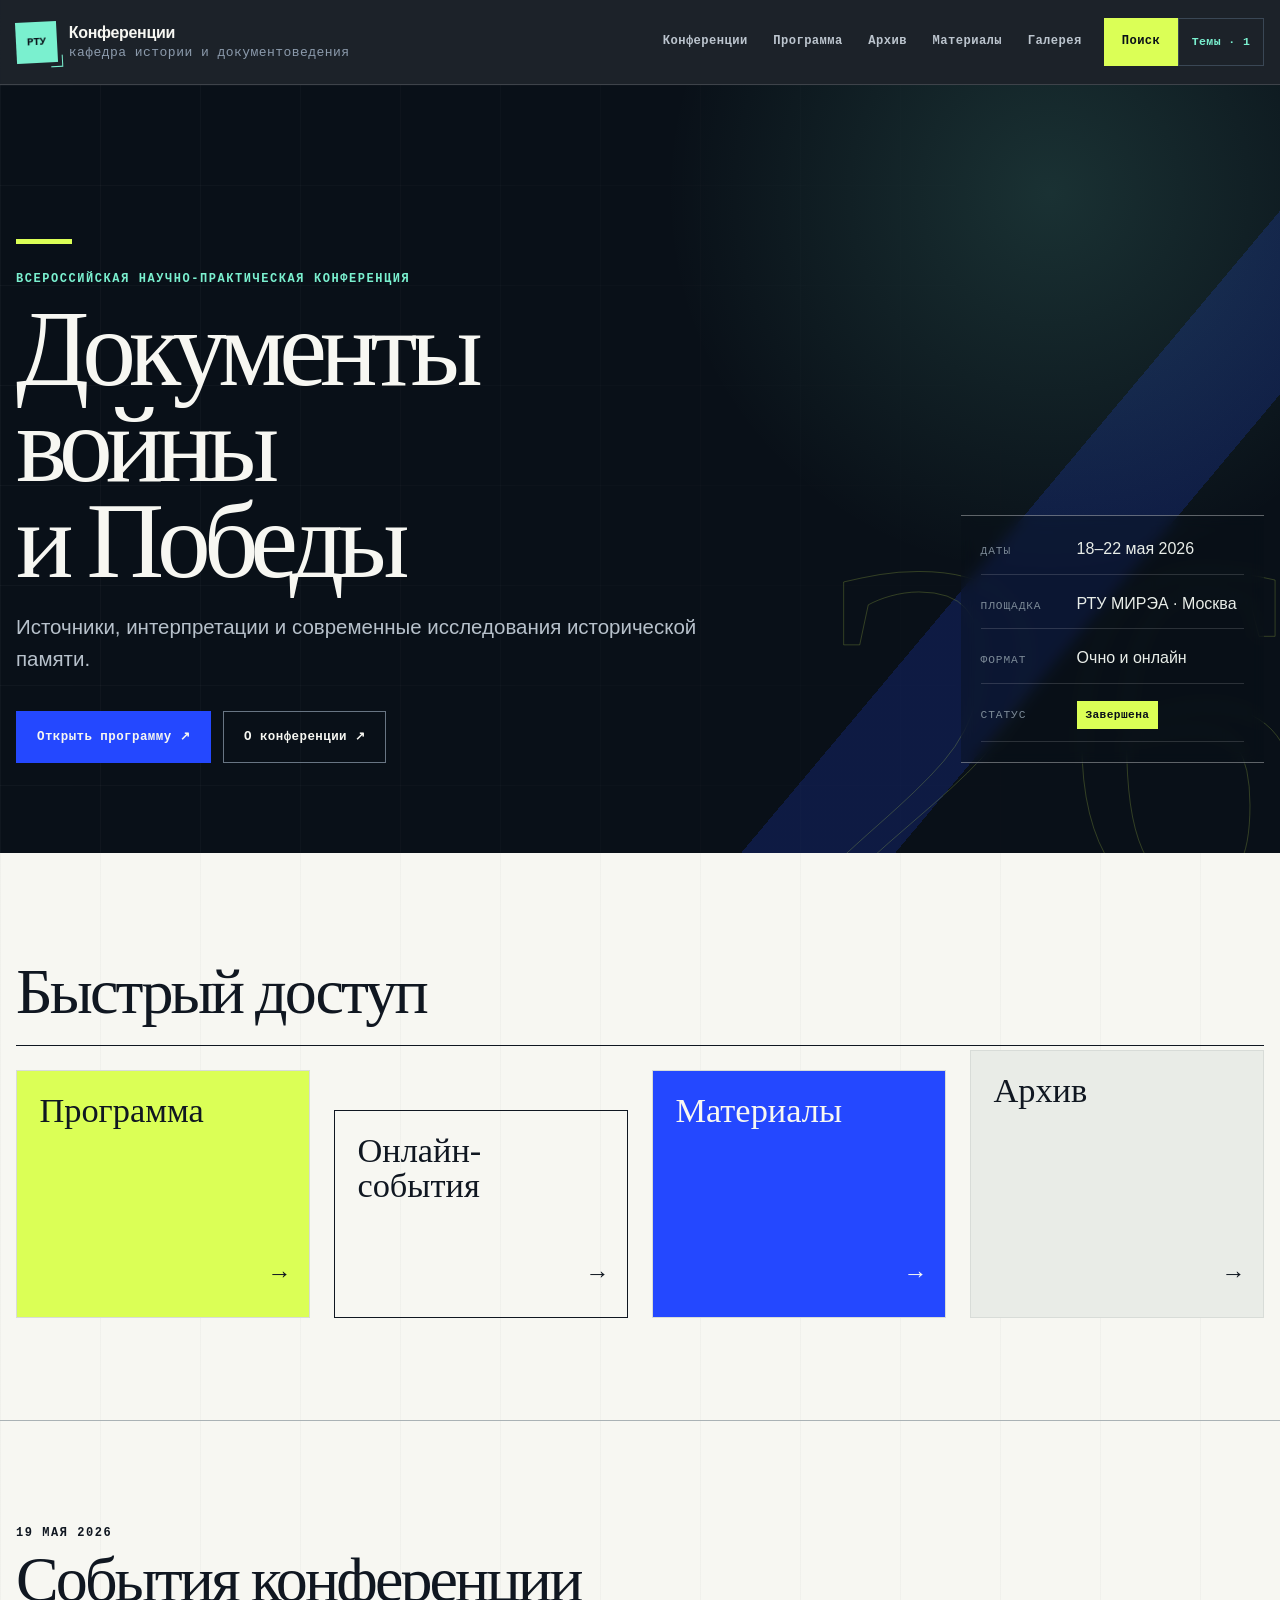
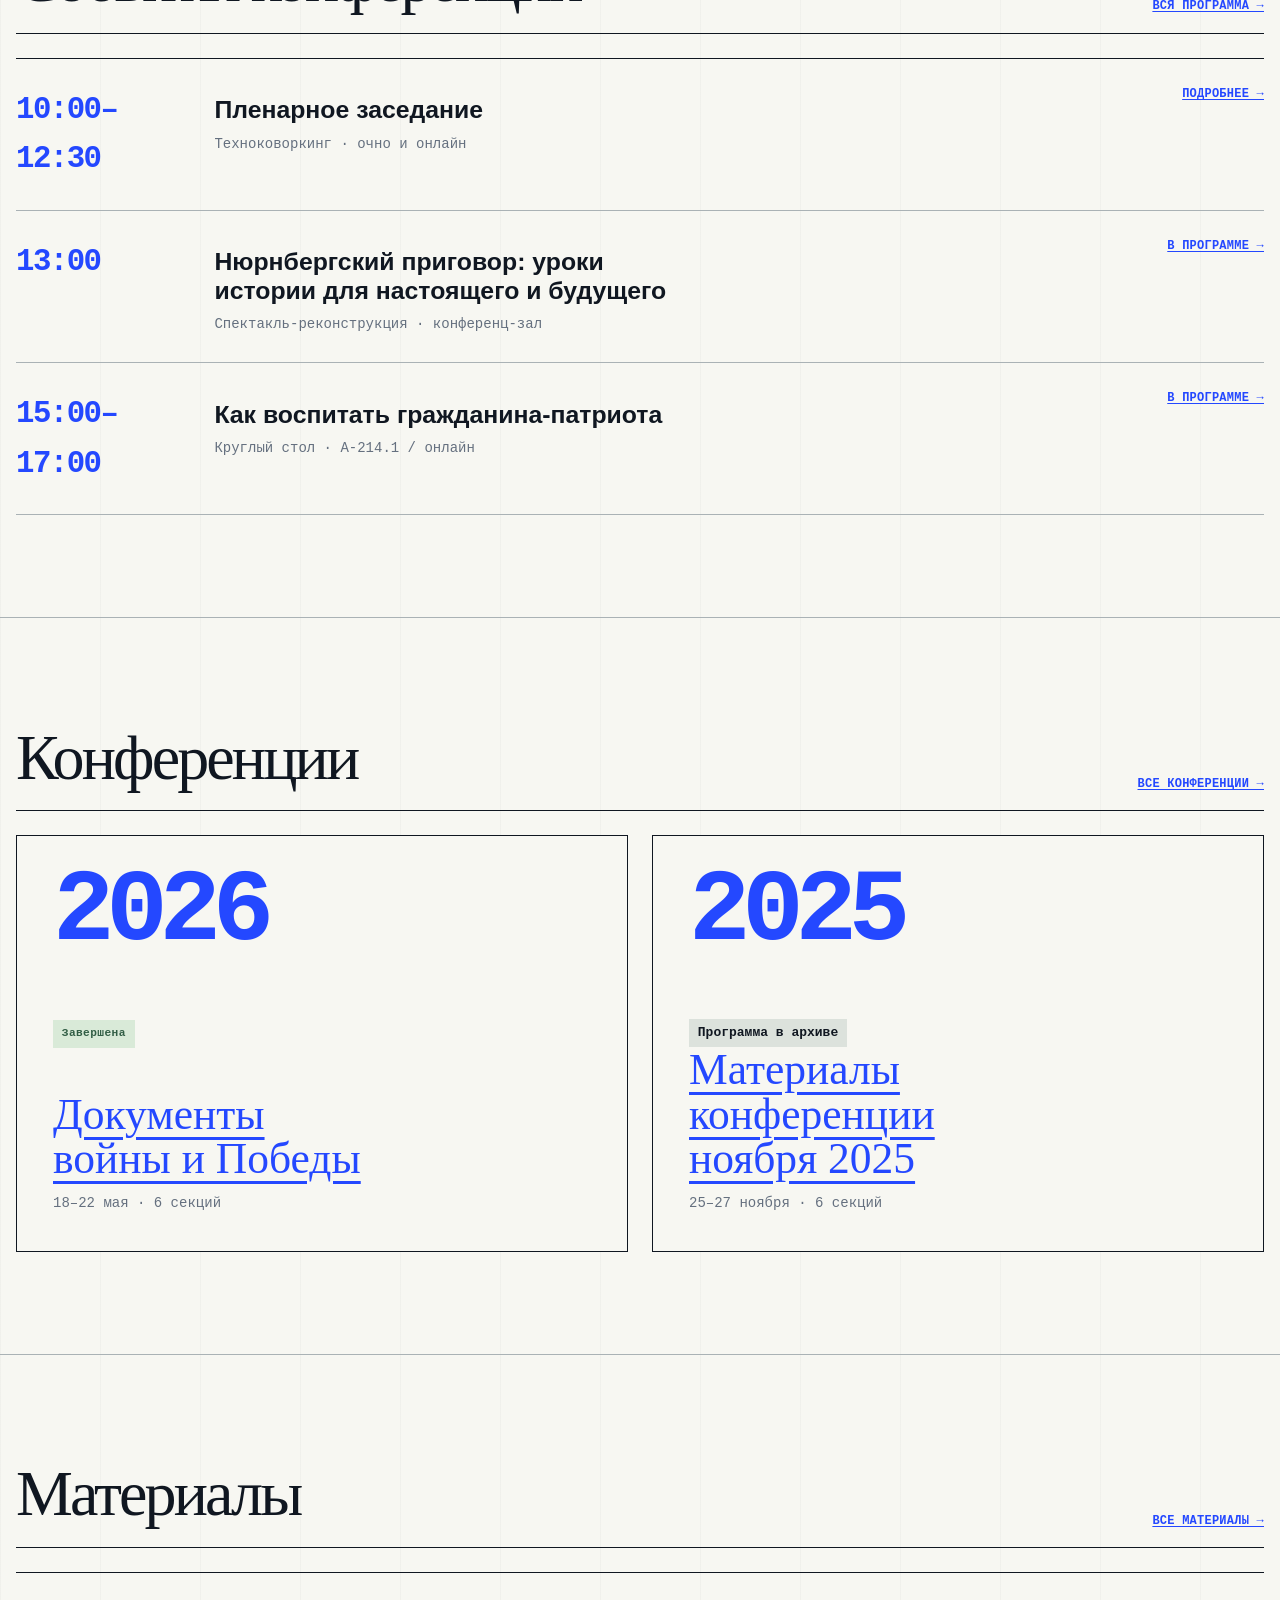
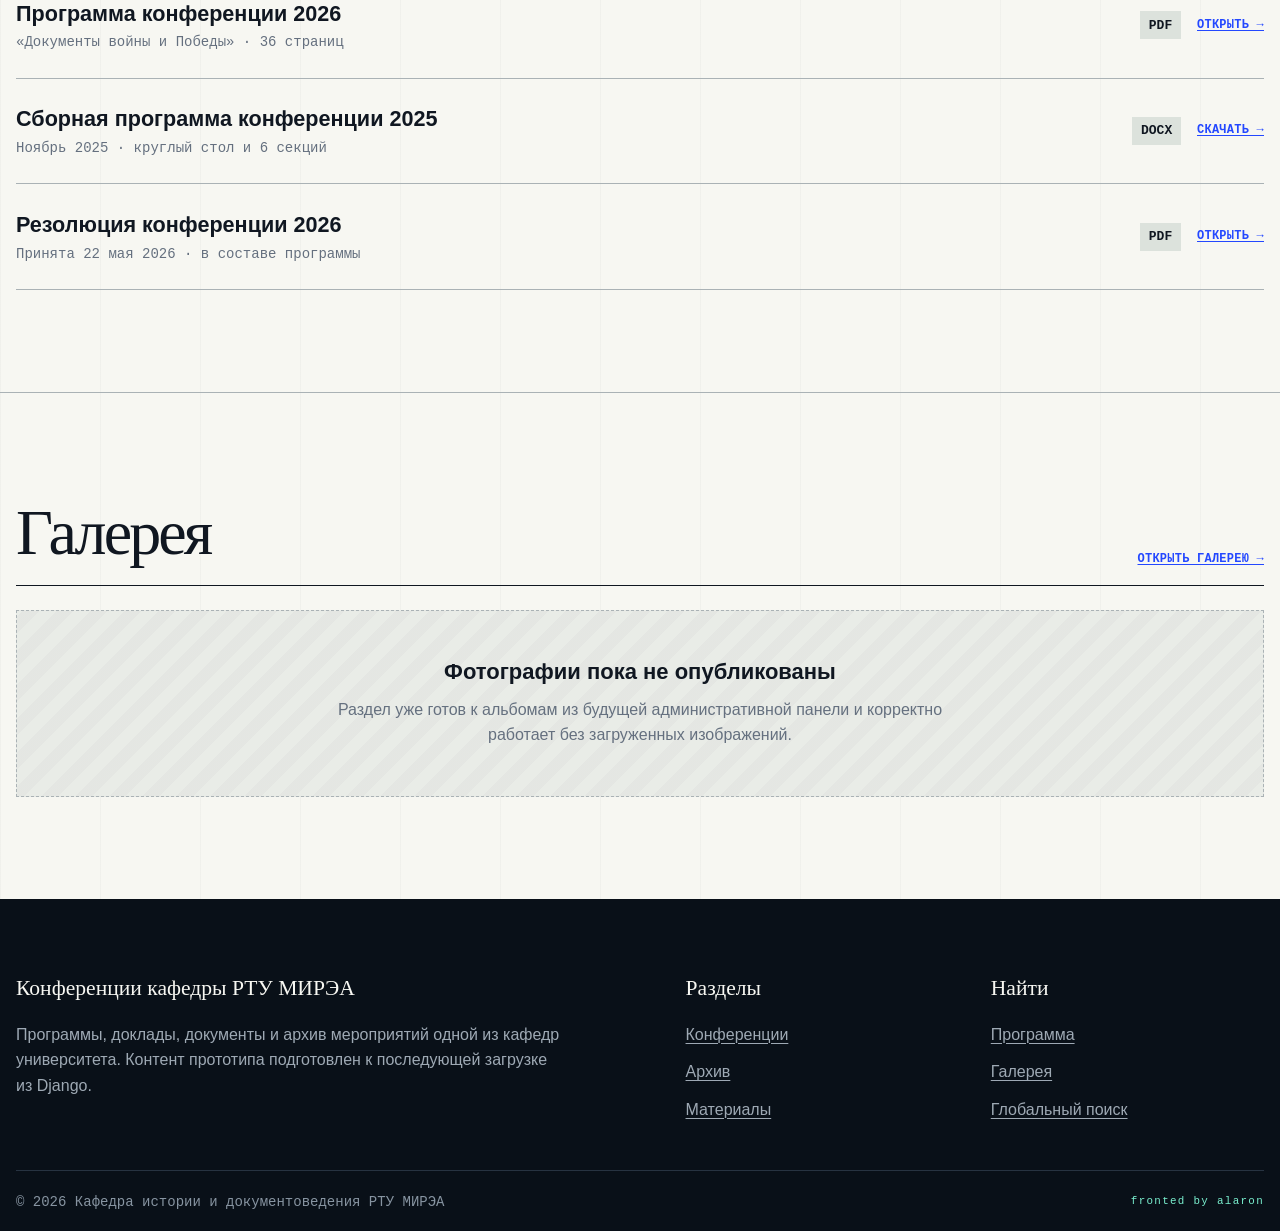
<file: index.html>
<!doctype html>
<html lang="ru">
<head>
  <meta charset="utf-8">
  <meta name="viewport" content="width=device-width, initial-scale=1">
  <title>Конференции кафедры РТУ МИРЭА</title>
  <meta name="description" content="Программы, события, материалы и архив конференций одной из кафедр РТУ МИРЭА.">
  <link rel="icon" type="image/svg+xml" href="data:image/svg+xml,%3Csvg xmlns='http://www.w3.org/2000/svg' viewBox='0 0 32 32'%3E%3Crect width='32' height='32' rx='7' fill='%232357c6'/%3E%3Cpath d='M8 9h16v3H8zm0 6h16v3H8zm0 6h10v3H8z' fill='white'/%3E%3C/svg%3E">
  <link rel="stylesheet" href="assets/css/tokens.css">
  <link rel="stylesheet" href="assets/css/core.css">
  <link rel="stylesheet" href="assets/css/layout.css">
  <link rel="stylesheet" href="assets/css/components.css?v=2">
  <link rel="stylesheet" id="site-theme" href="assets/css/theme-foundation.css?v=5">
  <script src="assets/js/data.js?v=3" defer></script>
  <script src="assets/js/app.js?v=6" defer></script>
</head>
<body>
  <a class="skip-link" href="#content">К содержанию</a>
  <div data-site-header data-current="home"></div>

  <main class="site-main" id="content">
    <section class="hero" aria-labelledby="hero-title">
      <div class="container hero__grid">
        <div class="hero__content">
          <p class="eyebrow" data-conference-field="eyebrow">Всероссийская научно-практическая конференция</p>
          <h1 class="hero__title" id="hero-title" data-conference-field="title">Документы войны и Победы</h1>
          <p class="lead hero__summary" data-conference-field="summary">Источники, интерпретации и современные исследования исторической памяти.</p>
          <div class="cluster">
            <a class="button" href="program.html">Открыть программу</a>
            <a class="button button--secondary" href="conference-detail.html">О конференции</a>
          </div>
        </div>
        <dl class="hero__meta info-list">
          <div><dt>Даты</dt><dd data-conference-field="dates">18–22 мая 2026</dd></div>
          <div><dt>Площадка</dt><dd><span data-conference-field="venue">РТУ МИРЭА</span> · <span data-conference-field="location">Москва</span></dd></div>
          <div><dt>Формат</dt><dd data-conference-field="format">Очно и онлайн</dd></div>
          <div><dt>Статус</dt><dd><span class="status status--complete" data-conference-field="status">Завершена</span></dd></div>
        </dl>
        <figure class="hero__art" aria-hidden="true">
          <img src="assets/images/editorial-field.png" alt="" width="1536" height="1024">
        </figure>
      </div>
    </section>

    <section class="page-section" aria-labelledby="quick-title">
      <div class="container">
        <div class="section-heading"><h2 id="quick-title">Быстрый доступ</h2></div>
        <div class="grid grid--4">
          <a class="card quick-link" href="program.html"><strong>Программа</strong><span aria-hidden="true">→</span></a>
          <a class="card quick-link" href="search.html?q=онлайн"><strong>Онлайн-события</strong><span aria-hidden="true">→</span></a>
          <a class="card quick-link" href="materials.html"><strong>Материалы</strong><span aria-hidden="true">→</span></a>
          <a class="card quick-link" href="archive.html"><strong>Архив</strong><span aria-hidden="true">→</span></a>
        </div>
      </div>
    </section>

    <section class="page-section" aria-labelledby="events-title">
      <div class="container">
        <div class="section-heading">
          <div><p class="eyebrow">19 мая 2026</p><h2 id="events-title">События конференции</h2></div>
          <a class="text-link" href="program.html#may-19">Вся программа →</a>
        </div>
        <div class="event-list">
          <article class="event-card">
            <time class="event-card__time" datetime="2026-05-19T10:00">10:00–12:30</time>
            <div><h3 class="event-card__title">Пленарное заседание</h3><p class="meta">Техноковоркинг · очно и онлайн</p></div>
            <a class="text-link event-card__action" href="event-detail.html">Подробнее →</a>
          </article>
          <article class="event-card">
            <time class="event-card__time" datetime="2026-05-19T13:00">13:00</time>
            <div><h3 class="event-card__title">Нюрнбергский приговор: уроки истории для настоящего и будущего</h3><p class="meta">Спектакль-реконструкция · конференц-зал</p></div>
            <a class="text-link event-card__action" href="program.html#may-19">В программе →</a>
          </article>
          <article class="event-card">
            <time class="event-card__time" datetime="2026-05-19T15:00">15:00–17:00</time>
            <div><h3 class="event-card__title">Как воспитать гражданина-патриота</h3><p class="meta">Круглый стол · А-214.1 / онлайн</p></div>
            <a class="text-link event-card__action" href="program.html#may-19">В программе →</a>
          </article>
        </div>
      </div>
    </section>

    <section class="page-section" aria-labelledby="conferences-title">
      <div class="container">
        <div class="section-heading"><h2 id="conferences-title">Конференции</h2><a class="text-link" href="conferences.html">Все конференции →</a></div>
        <div class="grid grid--2">
          <article class="card card--link conference-card">
            <div><p class="conference-card__year">2026</p><span class="status status--complete">Завершена</span></div>
            <div><h3 class="conference-card__title"><a href="conference-detail.html">Документы войны и Победы</a></h3><p class="meta">18–22 мая · 6 секций</p></div>
          </article>
          <article class="card card--link conference-card">
            <div><p class="conference-card__year">2025</p><span class="tag">Программа в архиве</span></div>
            <div><h3 class="conference-card__title"><a href="archive.html#year-2025">Материалы конференции ноября 2025</a></h3><p class="meta">25–27 ноября · 6 секций</p></div>
          </article>
        </div>
      </div>
    </section>

    <section class="page-section" aria-labelledby="materials-title">
      <div class="container">
        <div class="section-heading"><h2 id="materials-title">Материалы</h2><a class="text-link" href="materials.html">Все материалы →</a></div>
        <div class="document-list">
          <article class="document-row">
            <div><p class="document-row__title">Программа конференции 2026</p><p class="meta document-row__meta">«Документы войны и Победы» · 36 страниц</p></div>
            <span class="tag">PDF</span>
            <a class="text-link" href="assets/docs/program-2026.pdf">Открыть →</a>
          </article>
          <article class="document-row">
            <div><p class="document-row__title">Сборная программа конференции 2025</p><p class="meta document-row__meta">Ноябрь 2025 · круглый стол и 6 секций</p></div>
            <span class="tag">DOCX</span>
            <a class="text-link" href="assets/docs/program-2025.docx">Скачать →</a>
          </article>
          <article class="document-row">
            <div><p class="document-row__title">Резолюция конференции 2026</p><p class="meta document-row__meta">Принята 22 мая 2026 · в составе программы</p></div>
            <span class="tag">PDF</span>
            <a class="text-link" href="assets/docs/program-2026.pdf#page=36">Открыть →</a>
          </article>
        </div>
      </div>
    </section>

    <section class="page-section" aria-labelledby="gallery-title">
      <div class="container">
        <div class="section-heading"><h2 id="gallery-title">Галерея</h2><a class="text-link" href="gallery.html">Открыть галерею →</a></div>
        <div class="empty-state">
          <h3>Фотографии пока не опубликованы</h3>
          <p>Раздел уже готов к альбомам из будущей административной панели и корректно работает без загруженных изображений.</p>
        </div>
      </div>
    </section>
  </main>

  <div data-site-footer></div>
</body>
</html>
</file>
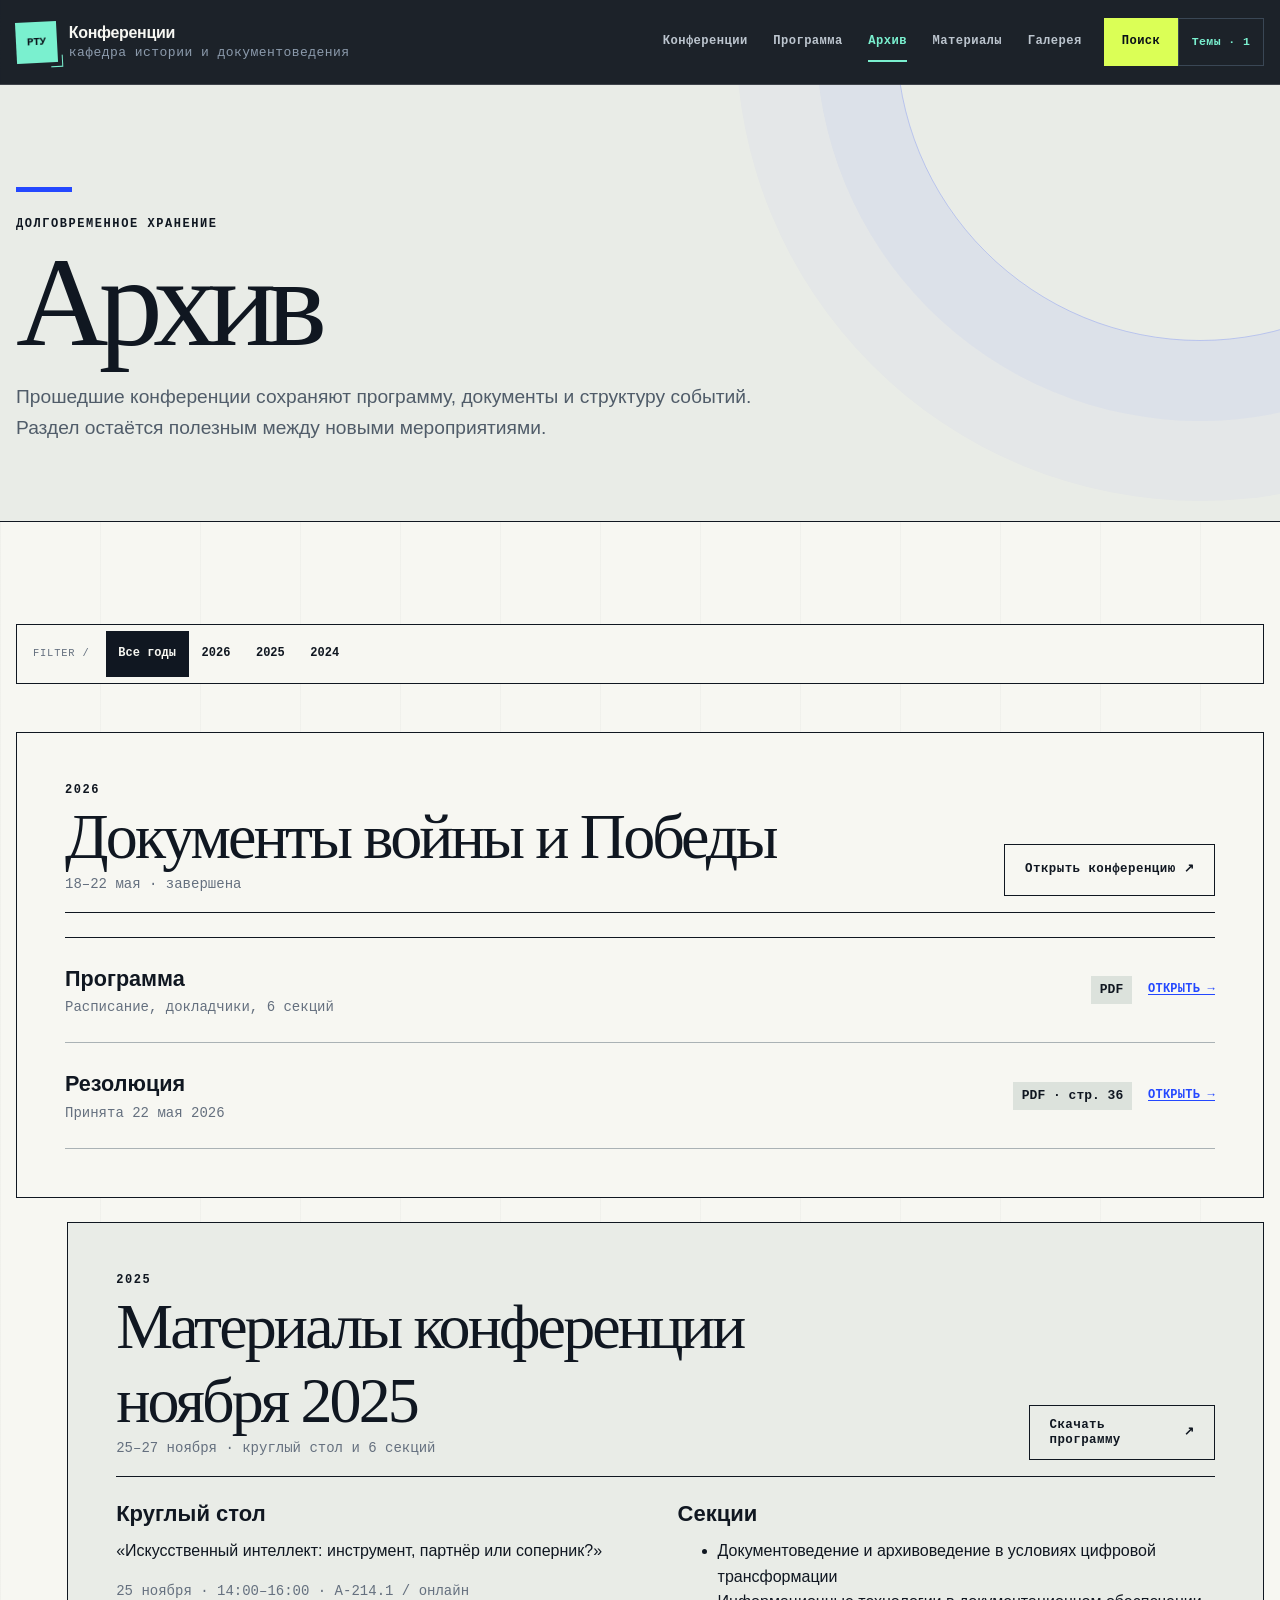
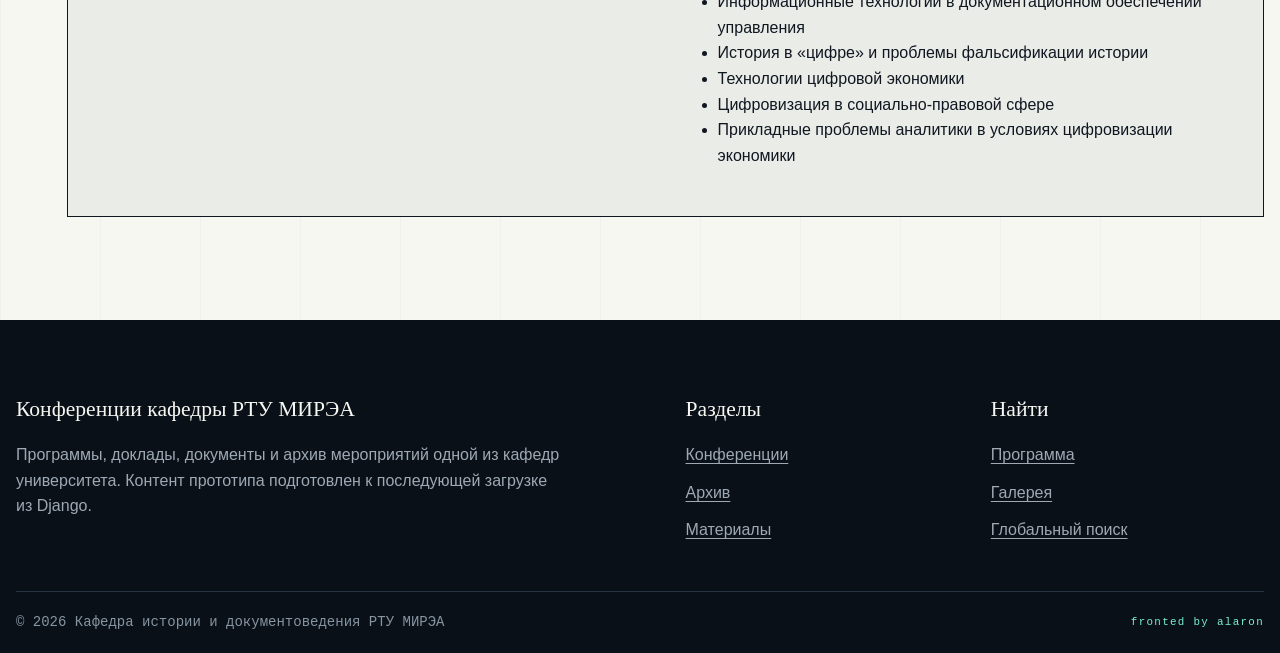
<file: archive.html>
<!doctype html>
<html lang="ru">
<head>
  <meta charset="utf-8"><meta name="viewport" content="width=device-width, initial-scale=1">
  <title>Архив конференций — РТУ МИРЭА</title>
  <meta name="description" content="Архив конференций, программ и итоговых материалов кафедры РТУ МИРЭА.">
  <link rel="icon" type="image/svg+xml" href="data:image/svg+xml,%3Csvg xmlns='http://www.w3.org/2000/svg' viewBox='0 0 32 32'%3E%3Crect width='32' height='32' rx='7' fill='%232357c6'/%3E%3Cpath d='M8 9h16v3H8zm0 6h16v3H8zm0 6h10v3H8z' fill='white'/%3E%3C/svg%3E">
  <link rel="stylesheet" href="assets/css/tokens.css"><link rel="stylesheet" href="assets/css/core.css"><link rel="stylesheet" href="assets/css/layout.css"><link rel="stylesheet" href="assets/css/components.css?v=2"><link rel="stylesheet" id="site-theme" href="assets/css/theme-foundation.css?v=5">
  <script src="assets/js/data.js?v=3" defer></script><script src="assets/js/app.js?v=6" defer></script>
</head>
<body>
  <a class="skip-link" href="#content">К содержанию</a><div data-site-header data-current="archive"></div>
  <main class="site-main" id="content">
    <header class="page-header"><div class="container"><p class="eyebrow">Долговременное хранение</p><h1>Архив</h1><p class="lead">Прошедшие конференции сохраняют программу, документы и структуру событий. Раздел остаётся полезным между новыми мероприятиями.</p></div></header>
    <section class="page-section" data-filter-scope aria-labelledby="archive-list-title"><div class="container">
      <h2 class="visually-hidden" id="archive-list-title">Архив по годам</h2>
      <div class="filters" data-filter-group aria-label="Фильтр архива по году"><button class="filter-button" type="button" data-filter-value="all" aria-pressed="true">Все годы</button><button class="filter-button" type="button" data-filter-value="2026" aria-pressed="false">2026</button><button class="filter-button" type="button" data-filter-value="2025" aria-pressed="false">2025</button><button class="filter-button" type="button" data-filter-value="2024" aria-pressed="false">2024</button></div>
      <div class="stack">
        <article class="card" id="year-2026" data-filter-item data-tags="2026"><div class="section-heading"><div><p class="eyebrow">2026</p><h2>Документы войны и Победы</h2><p class="meta">18–22 мая · завершена</p></div><a class="button button--secondary" href="conference-detail.html">Открыть конференцию</a></div><div class="document-list"><div class="document-row"><div><p class="document-row__title">Программа</p><p class="meta document-row__meta">Расписание, докладчики, 6 секций</p></div><span class="tag">PDF</span><a class="text-link" href="assets/docs/program-2026.pdf">Открыть →</a></div><div class="document-row"><div><p class="document-row__title">Резолюция</p><p class="meta document-row__meta">Принята 22 мая 2026</p></div><span class="tag">PDF · стр. 36</span><a class="text-link" href="assets/docs/program-2026.pdf#page=36">Открыть →</a></div></div></article>
        <article class="card" id="year-2025" data-filter-item data-tags="2025"><div class="section-heading"><div><p class="eyebrow">2025</p><h2>Материалы конференции ноября 2025</h2><p class="meta">25–27 ноября · круглый стол и 6 секций</p></div><a class="button button--secondary" href="assets/docs/program-2025.docx">Скачать программу</a></div><div class="grid grid--2"><div><h3>Круглый стол</h3><p>«Искусственный интеллект: инструмент, партнёр или соперник?»</p><p class="meta">25 ноября · 14:00–16:00 · А-214.1 / онлайн</p></div><div><h3>Секции</h3><ul><li>Документоведение и архивоведение в условиях цифровой трансформации</li><li>Информационные технологии в документационном обеспечении управления</li><li>История в «цифре» и проблемы фальсификации истории</li><li>Технологии цифровой экономики</li><li>Цифровизация в социально-правовой сфере</li><li>Прикладные проблемы аналитики в условиях цифровизации экономики</li></ul></div></div></article>
      </div>
      <div class="empty-state" data-filter-empty hidden><h2>За этот год материалов нет</h2><p>Архивный год появится после публикации хотя бы одной конференции или документа.</p></div>
    </div></section>
  </main>
  <div data-site-footer></div>
</body>
</html>
</file>
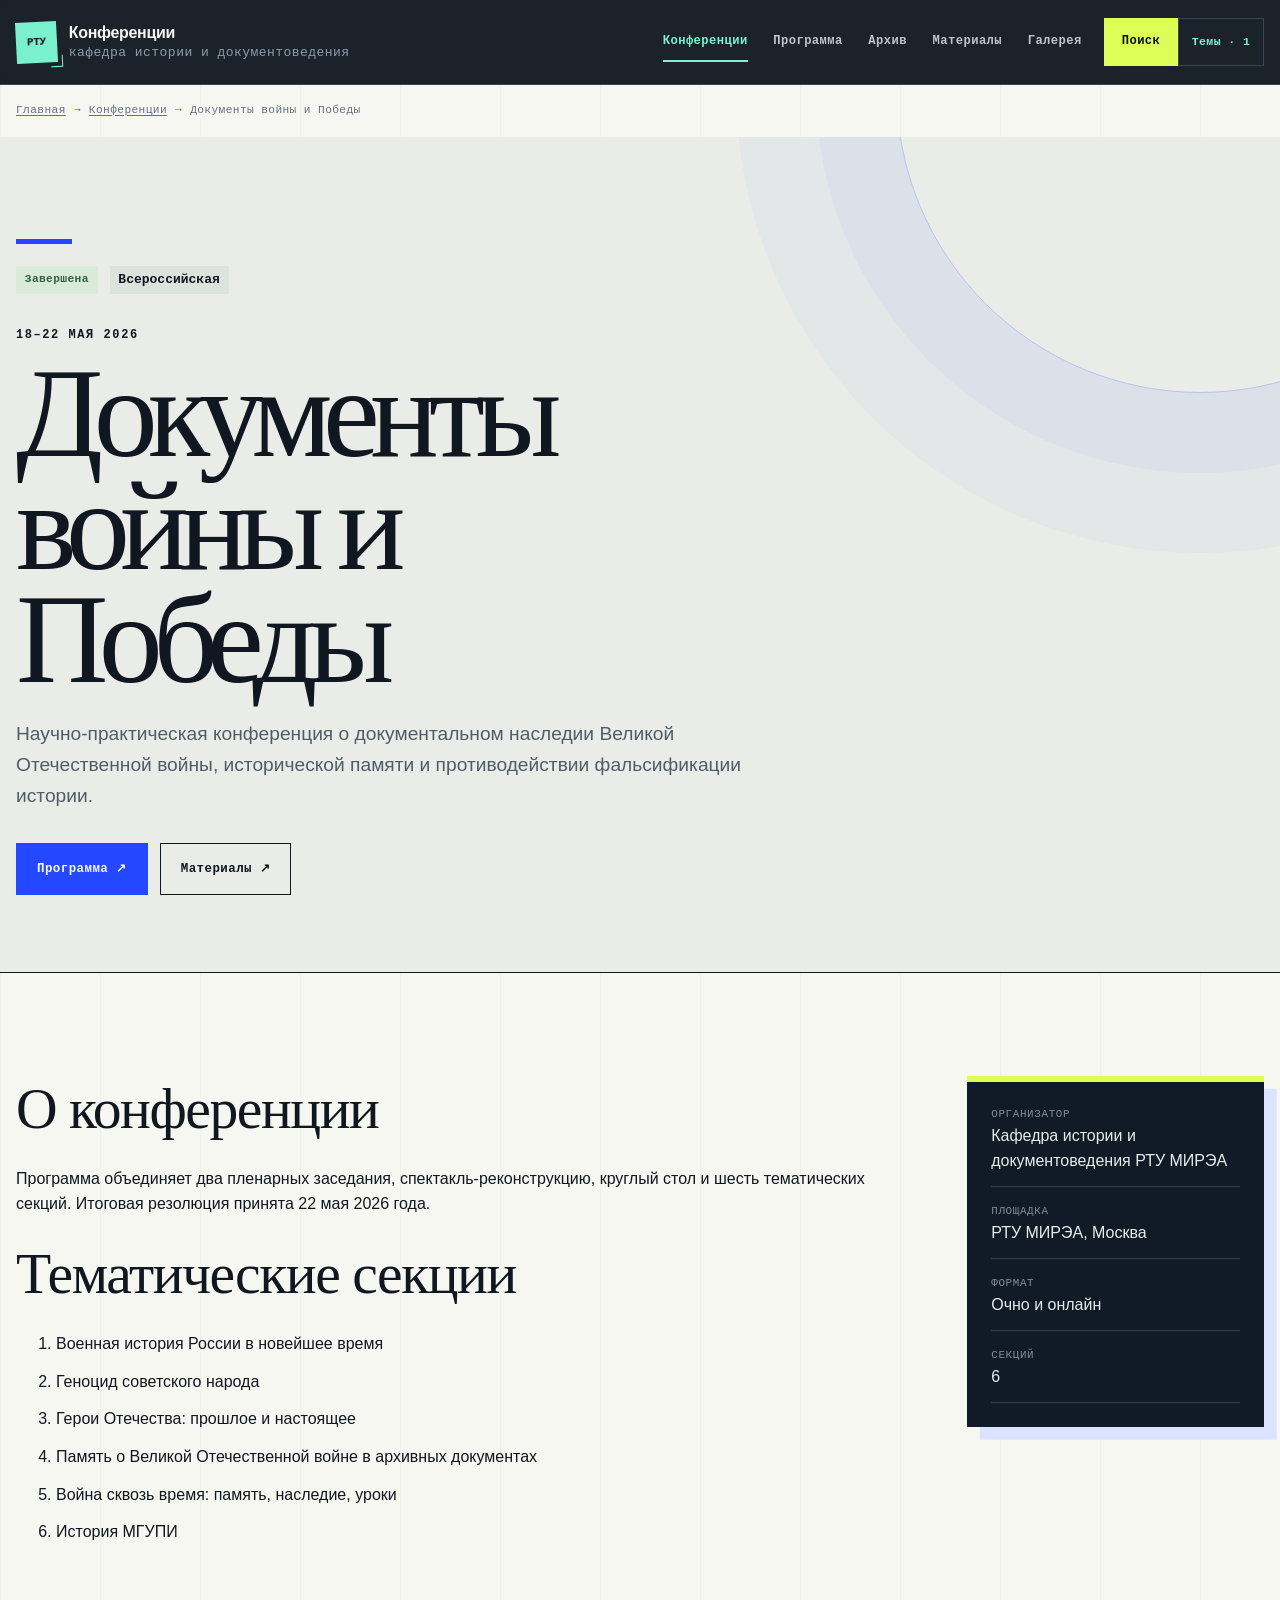
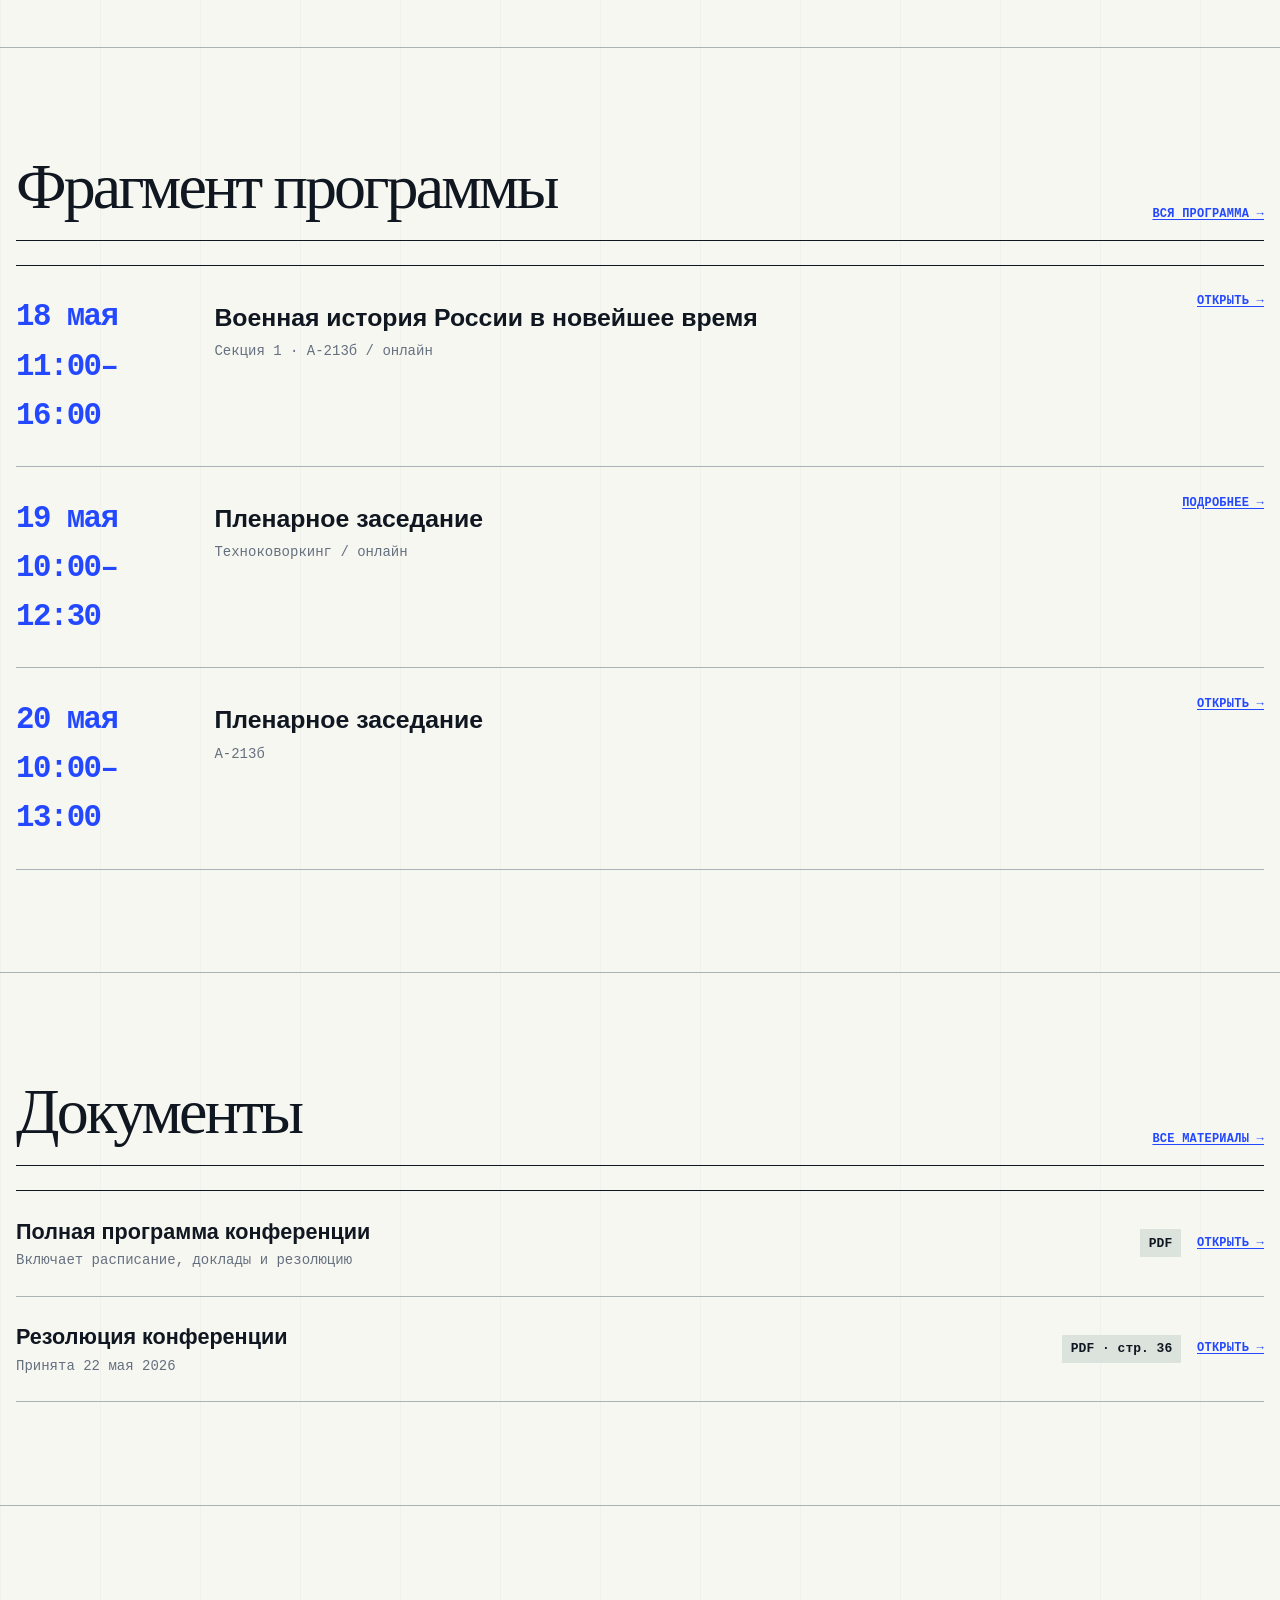
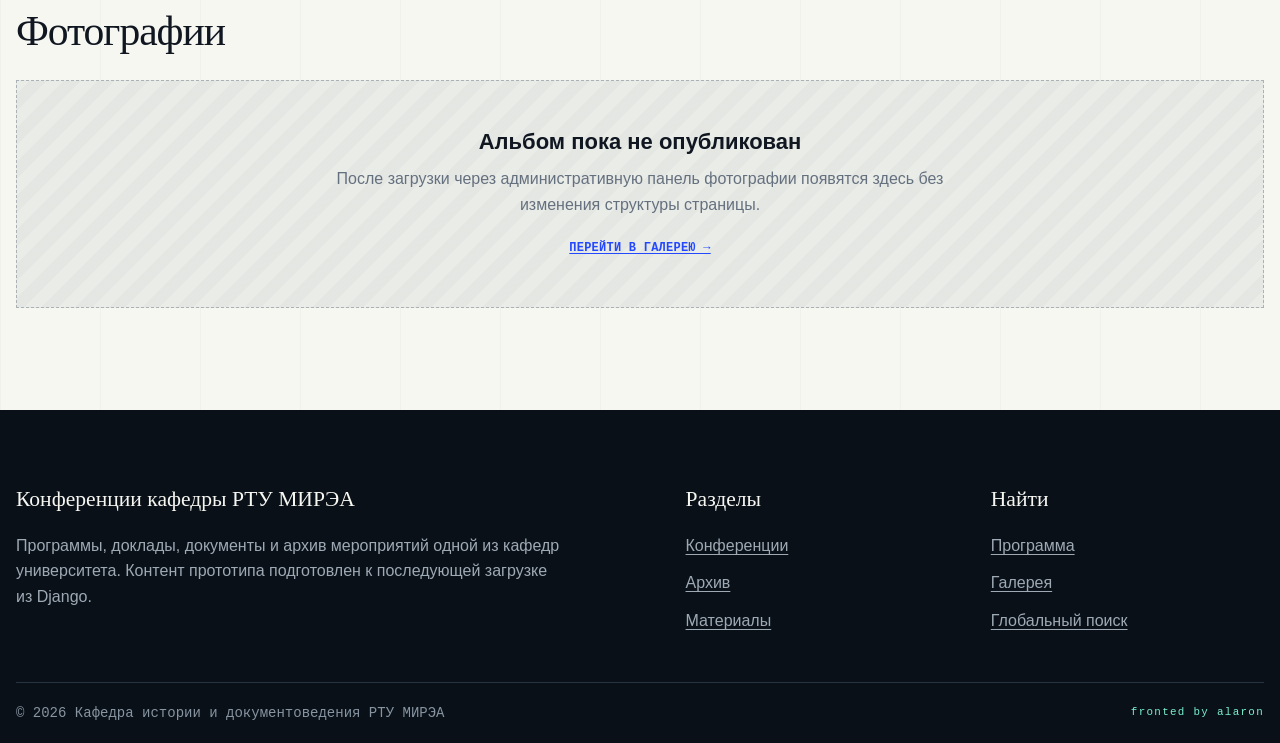
<file: conference-detail.html>
<!doctype html>
<html lang="ru">
<head>
  <meta charset="utf-8"><meta name="viewport" content="width=device-width, initial-scale=1">
  <title>Документы войны и Победы — РТУ МИРЭА</title>
  <meta name="description" content="Страница конференции «Документы войны и Победы», 18–22 мая 2026 года.">
  <link rel="icon" type="image/svg+xml" href="data:image/svg+xml,%3Csvg xmlns='http://www.w3.org/2000/svg' viewBox='0 0 32 32'%3E%3Crect width='32' height='32' rx='7' fill='%232357c6'/%3E%3Cpath d='M8 9h16v3H8zm0 6h16v3H8zm0 6h10v3H8z' fill='white'/%3E%3C/svg%3E">
  <link rel="stylesheet" href="assets/css/tokens.css"><link rel="stylesheet" href="assets/css/core.css"><link rel="stylesheet" href="assets/css/layout.css"><link rel="stylesheet" href="assets/css/components.css?v=2"><link rel="stylesheet" id="site-theme" href="assets/css/theme-foundation.css?v=5">
  <script src="assets/js/data.js?v=3" defer></script><script src="assets/js/app.js?v=6" defer></script>
</head>
<body>
  <a class="skip-link" href="#content">К содержанию</a><div data-site-header data-current="conferences"></div>
  <main class="site-main" id="content">
    <div class="container breadcrumbs"><nav aria-label="Хлебные крошки"><ol><li><a href="index.html">Главная</a></li><li><a href="conferences.html">Конференции</a></li><li aria-current="page">Документы войны и Победы</li></ol></nav></div>
    <header class="page-header"><div class="container"><div class="cluster"><span class="status status--complete">Завершена</span><span class="tag">Всероссийская</span></div><p class="eyebrow">18–22 мая 2026</p><h1>Документы войны и Победы</h1><p class="lead">Научно-практическая конференция о документальном наследии Великой Отечественной войны, исторической памяти и противодействии фальсификации истории.</p><div class="cluster"><a class="button" href="program.html">Программа</a><a class="button button--secondary" href="materials.html?year=2026">Материалы</a></div></div></header>

    <section class="page-section" aria-labelledby="overview-title">
      <div class="container detail-layout">
        <div class="stack">
          <div><h2 id="overview-title">О конференции</h2><p>Программа объединяет два пленарных заседания, спектакль-реконструкцию, круглый стол и шесть тематических секций. Итоговая резолюция принята 22 мая 2026 года.</p></div>
          <div><h2>Тематические секции</h2><ol class="stack-sm"><li>Военная история России в новейшее время</li><li>Геноцид советского народа</li><li>Герои Отечества: прошлое и настоящее</li><li>Память о Великой Отечественной войне в архивных документах</li><li>Война сквозь время: память, наследие, уроки</li><li>История МГУПИ</li></ol></div>
        </div>
        <aside class="card sidebar" aria-label="Краткая информация">
          <dl class="info-list"><div><dt>Организатор</dt><dd>Кафедра истории и документоведения РТУ МИРЭА</dd></div><div><dt>Площадка</dt><dd>РТУ МИРЭА, Москва</dd></div><div><dt>Формат</dt><dd>Очно и онлайн</dd></div><div><dt>Секций</dt><dd>6</dd></div></dl>
        </aside>
      </div>
    </section>

    <section class="page-section" aria-labelledby="program-preview-title"><div class="container"><div class="section-heading"><h2 id="program-preview-title">Фрагмент программы</h2><a class="text-link" href="program.html">Вся программа →</a></div><div class="event-list">
      <article class="event-card"><time class="event-card__time" datetime="2026-05-18T11:00">18 мая<br>11:00–16:00</time><div><h3 class="event-card__title">Военная история России в новейшее время</h3><p class="meta">Секция 1 · А-213б / онлайн</p></div><a class="text-link event-card__action" href="program.html#may-18">Открыть →</a></article>
      <article class="event-card"><time class="event-card__time" datetime="2026-05-19T10:00">19 мая<br>10:00–12:30</time><div><h3 class="event-card__title">Пленарное заседание</h3><p class="meta">Техноковоркинг / онлайн</p></div><a class="text-link event-card__action" href="event-detail.html">Подробнее →</a></article>
      <article class="event-card"><time class="event-card__time" datetime="2026-05-20T10:00">20 мая<br>10:00–13:00</time><div><h3 class="event-card__title">Пленарное заседание</h3><p class="meta">А-213б</p></div><a class="text-link event-card__action" href="program.html#may-20">Открыть →</a></article>
    </div></div></section>

    <section class="page-section" aria-labelledby="conference-documents-title"><div class="container"><div class="section-heading"><h2 id="conference-documents-title">Документы</h2><a class="text-link" href="materials.html">Все материалы →</a></div><div class="document-list">
      <article class="document-row"><div><p class="document-row__title">Полная программа конференции</p><p class="meta document-row__meta">Включает расписание, доклады и резолюцию</p></div><span class="tag">PDF</span><a class="text-link" href="assets/docs/program-2026.pdf">Открыть →</a></article>
      <article class="document-row"><div><p class="document-row__title">Резолюция конференции</p><p class="meta document-row__meta">Принята 22 мая 2026</p></div><span class="tag">PDF · стр. 36</span><a class="text-link" href="assets/docs/program-2026.pdf#page=36">Открыть →</a></article>
    </div></div></section>

    <section class="page-section" aria-labelledby="conference-gallery-title"><div class="container"><h2 id="conference-gallery-title">Фотографии</h2><div class="empty-state"><h3>Альбом пока не опубликован</h3><p>После загрузки через административную панель фотографии появятся здесь без изменения структуры страницы.</p><a class="text-link" href="gallery.html">Перейти в галерею →</a></div></div></section>
  </main>
  <div data-site-footer></div>
</body>
</html>
</file>
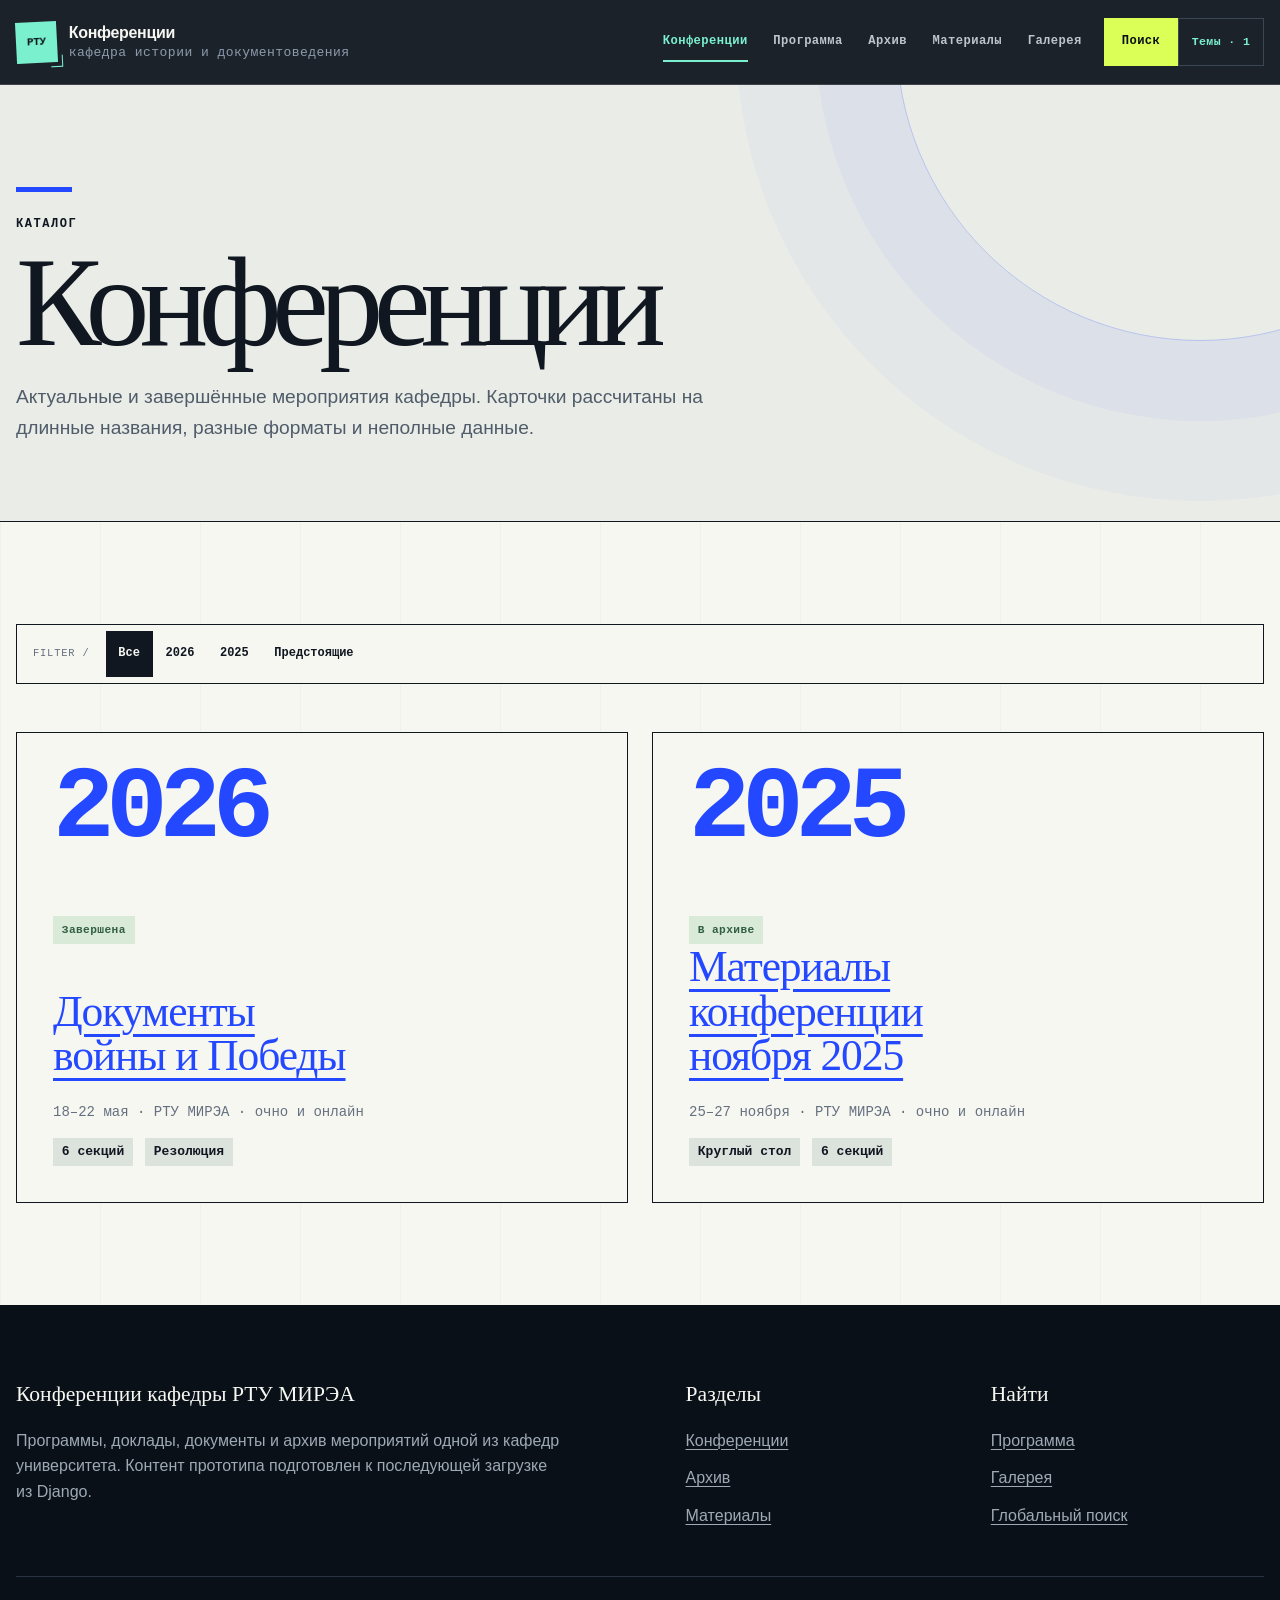
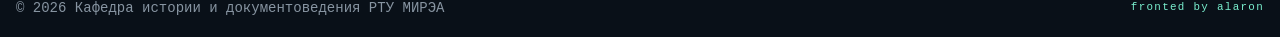
<file: conferences.html>
<!doctype html>
<html lang="ru">
<head>
  <meta charset="utf-8"><meta name="viewport" content="width=device-width, initial-scale=1">
  <title>Конференции — РТУ МИРЭА</title>
  <meta name="description" content="Каталог конференций одной из кафедр РТУ МИРЭА.">
  <link rel="icon" type="image/svg+xml" href="data:image/svg+xml,%3Csvg xmlns='http://www.w3.org/2000/svg' viewBox='0 0 32 32'%3E%3Crect width='32' height='32' rx='7' fill='%232357c6'/%3E%3Cpath d='M8 9h16v3H8zm0 6h16v3H8zm0 6h10v3H8z' fill='white'/%3E%3C/svg%3E">
  <link rel="stylesheet" href="assets/css/tokens.css"><link rel="stylesheet" href="assets/css/core.css"><link rel="stylesheet" href="assets/css/layout.css"><link rel="stylesheet" href="assets/css/components.css?v=2"><link rel="stylesheet" id="site-theme" href="assets/css/theme-foundation.css?v=5">
  <script src="assets/js/data.js?v=3" defer></script><script src="assets/js/app.js?v=6" defer></script>
</head>
<body>
  <a class="skip-link" href="#content">К содержанию</a><div data-site-header data-current="conferences"></div>
  <main class="site-main" id="content">
    <header class="page-header"><div class="container"><p class="eyebrow">Каталог</p><h1>Конференции</h1><p class="lead">Актуальные и завершённые мероприятия кафедры. Карточки рассчитаны на длинные названия, разные форматы и неполные данные.</p></div></header>
    <section class="page-section" data-filter-scope aria-labelledby="conference-list-title">
      <div class="container">
        <h2 class="visually-hidden" id="conference-list-title">Список конференций</h2>
        <div class="filters" data-filter-group aria-label="Фильтр по году">
          <button class="filter-button" type="button" data-filter-value="all" aria-pressed="true">Все</button>
          <button class="filter-button" type="button" data-filter-value="2026" aria-pressed="false">2026</button>
          <button class="filter-button" type="button" data-filter-value="2025" aria-pressed="false">2025</button>
          <button class="filter-button" type="button" data-filter-value="upcoming" aria-pressed="false">Предстоящие</button>
        </div>
        <div class="grid grid--2">
          <article class="card card--link conference-card" data-filter-item data-tags="2026 complete">
            <div><p class="conference-card__year">2026</p><span class="status status--complete">Завершена</span></div>
            <div><h2 class="conference-card__title"><a href="conference-detail.html">Документы войны и Победы</a></h2><p class="meta">18–22 мая · РТУ МИРЭА · очно и онлайн</p><div class="cluster"><span class="tag">6 секций</span><span class="tag">Резолюция</span></div></div>
          </article>
          <article class="card card--link conference-card" data-filter-item data-tags="2025 complete">
            <div><p class="conference-card__year">2025</p><span class="status status--complete">В архиве</span></div>
            <div><h2 class="conference-card__title"><a href="archive.html#year-2025">Материалы конференции ноября 2025</a></h2><p class="meta">25–27 ноября · РТУ МИРЭА · очно и онлайн</p><div class="cluster"><span class="tag">Круглый стол</span><span class="tag">6 секций</span></div></div>
          </article>
        </div>
        <div class="empty-state" data-filter-empty hidden><h2>Конференций нет</h2><p>В выбранной категории пока нет опубликованных мероприятий.</p></div>
      </div>
    </section>
  </main>
  <div data-site-footer></div>
</body>
</html>
</file>
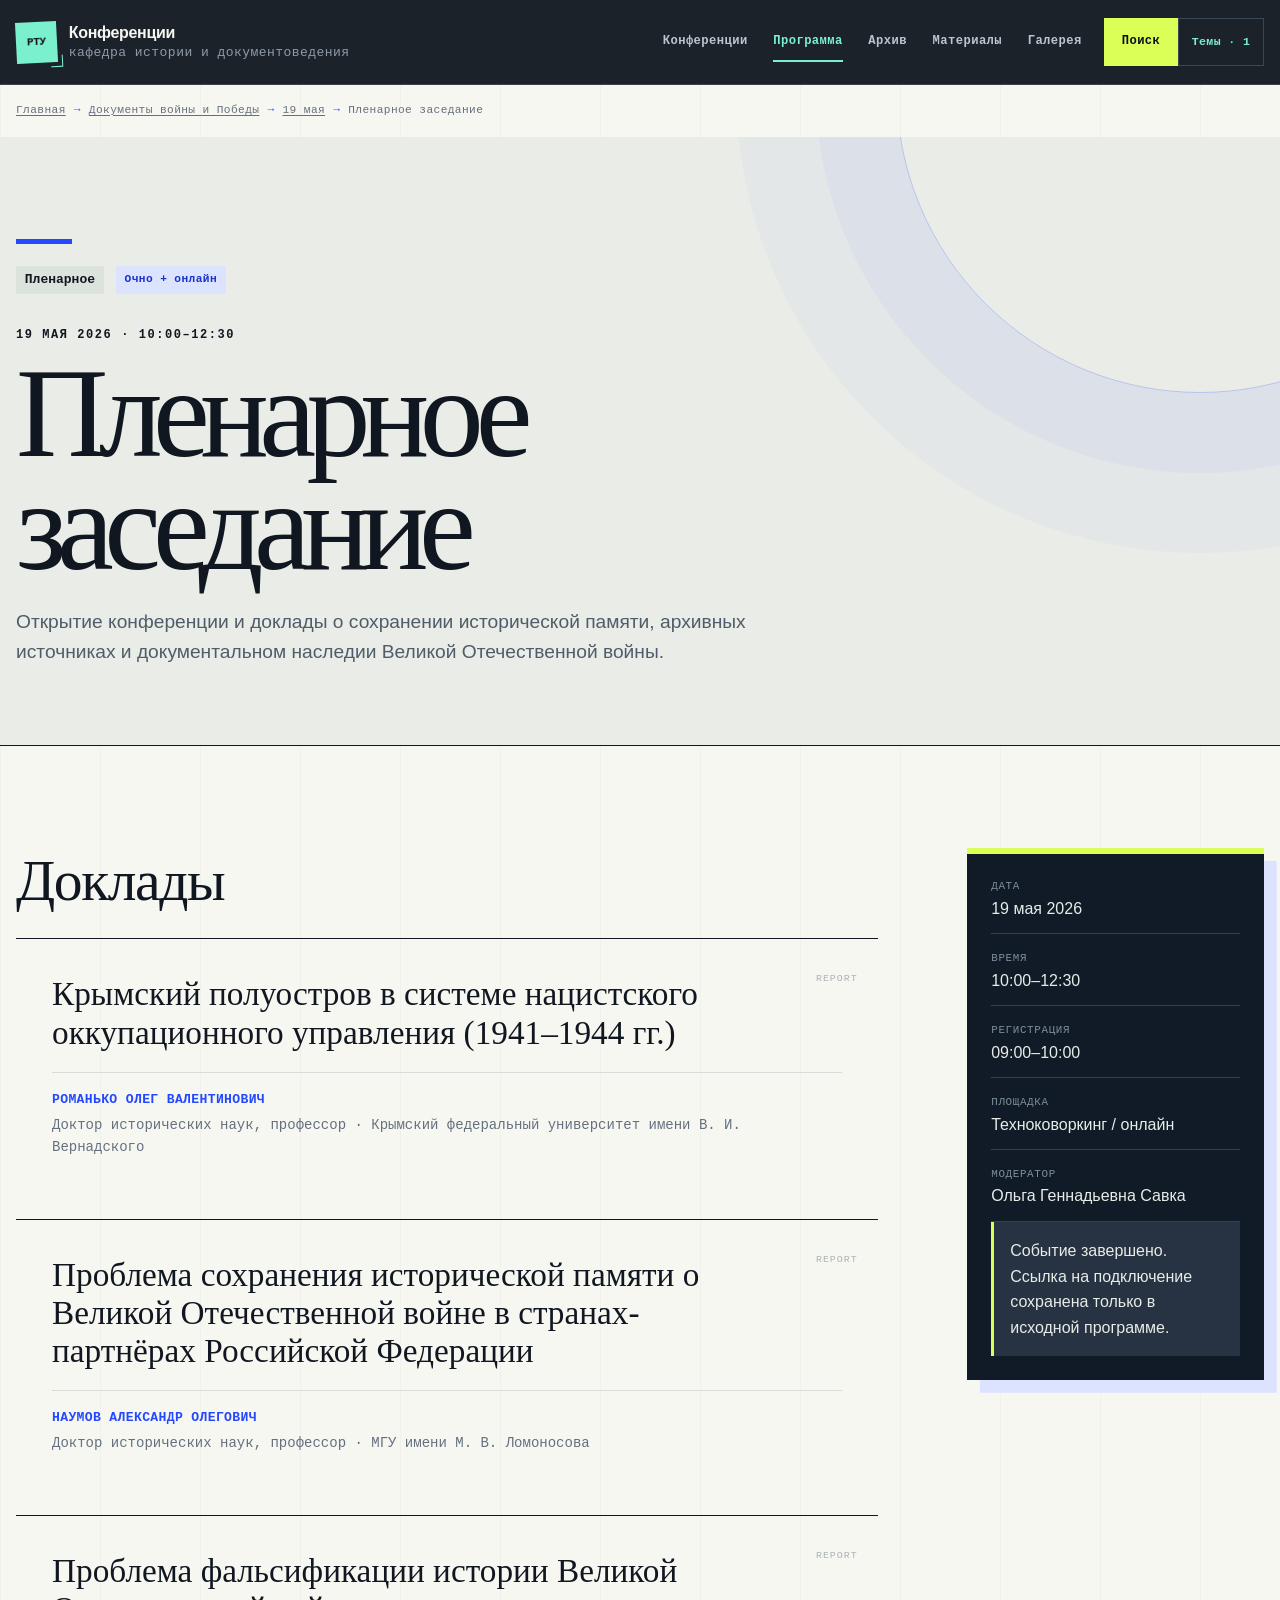
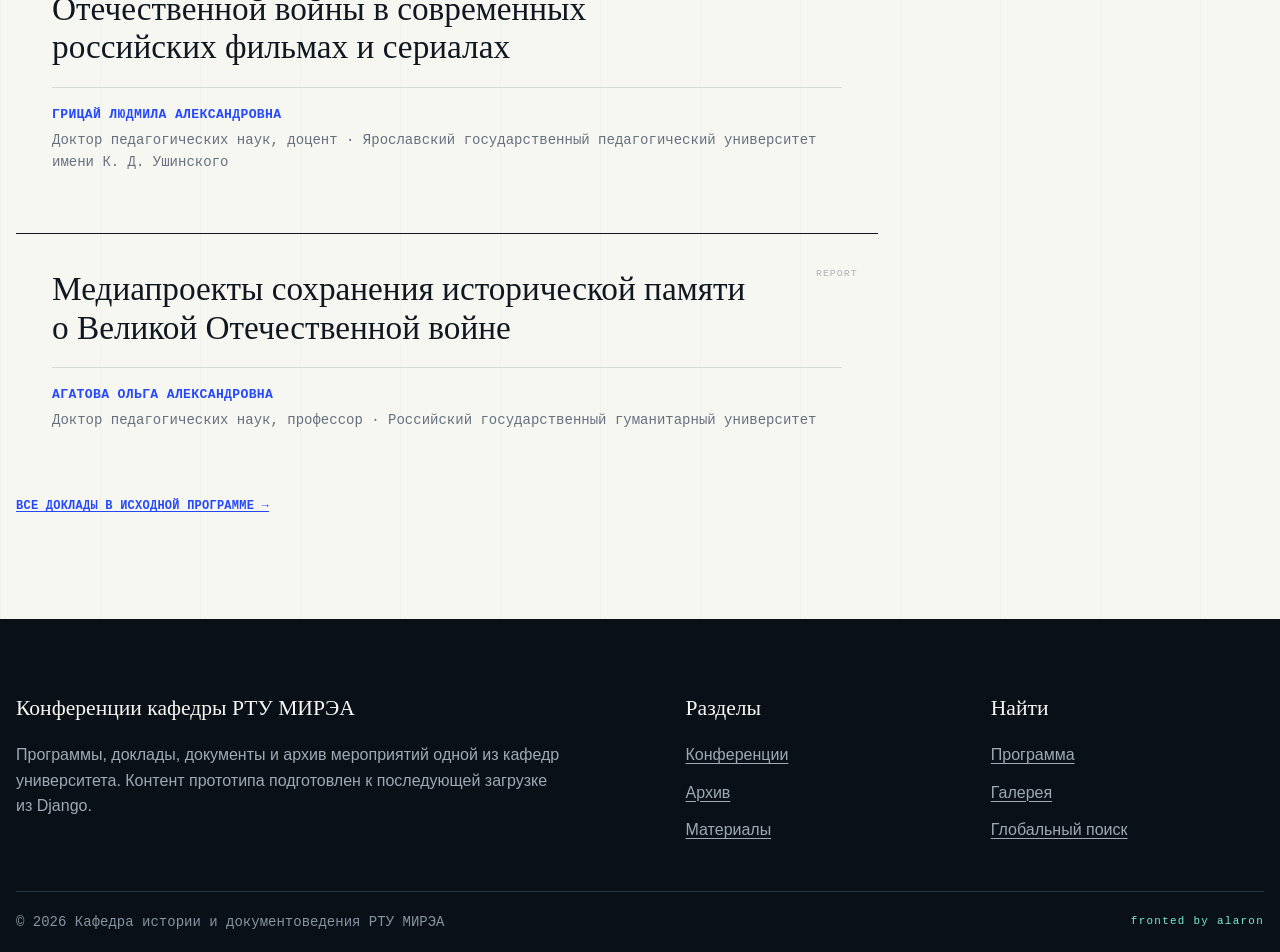
<file: event-detail.html>
<!doctype html>
<html lang="ru">
<head>
  <meta charset="utf-8"><meta name="viewport" content="width=device-width, initial-scale=1">
  <title>Пленарное заседание — РТУ МИРЭА</title>
  <meta name="description" content="Пленарное заседание конференции «Документы войны и Победы», 19 мая 2026 года.">
  <link rel="icon" type="image/svg+xml" href="data:image/svg+xml,%3Csvg xmlns='http://www.w3.org/2000/svg' viewBox='0 0 32 32'%3E%3Crect width='32' height='32' rx='7' fill='%232357c6'/%3E%3Cpath d='M8 9h16v3H8zm0 6h16v3H8zm0 6h10v3H8z' fill='white'/%3E%3C/svg%3E">
  <link rel="stylesheet" href="assets/css/tokens.css"><link rel="stylesheet" href="assets/css/core.css"><link rel="stylesheet" href="assets/css/layout.css"><link rel="stylesheet" href="assets/css/components.css?v=2"><link rel="stylesheet" id="site-theme" href="assets/css/theme-foundation.css?v=5">
  <script src="assets/js/data.js?v=3" defer></script><script src="assets/js/app.js?v=6" defer></script>
</head>
<body>
  <a class="skip-link" href="#content">К содержанию</a><div data-site-header data-current="program"></div>
  <main class="site-main" id="content">
    <div class="container breadcrumbs"><nav aria-label="Хлебные крошки"><ol><li><a href="index.html">Главная</a></li><li><a href="conference-detail.html">Документы войны и Победы</a></li><li><a href="program.html#may-19">19 мая</a></li><li aria-current="page">Пленарное заседание</li></ol></nav></div>
    <header class="page-header"><div class="container"><div class="cluster"><span class="tag">Пленарное</span><span class="status status--online">Очно + онлайн</span></div><p class="eyebrow">19 мая 2026 · 10:00–12:30</p><h1>Пленарное заседание</h1><p class="lead">Открытие конференции и доклады о сохранении исторической памяти, архивных источниках и документальном наследии Великой Отечественной войны.</p></div></header>

    <section class="page-section"><div class="container detail-layout">
      <div class="stack">
        <section aria-labelledby="reports"><h2 id="reports">Доклады</h2><div class="stack">
          <article class="report-block"><p class="report-block__title">Крымский полуостров в системе нацистского оккупационного управления (1941–1944 гг.)</p><div class="speaker-block"><p class="speaker-block__name">Романько Олег Валентинович</p><p class="meta">Доктор исторических наук, профессор · Крымский федеральный университет имени В. И. Вернадского</p></div></article>
          <article class="report-block"><p class="report-block__title">Проблема сохранения исторической памяти о Великой Отечественной войне в странах-партнёрах Российской Федерации</p><div class="speaker-block"><p class="speaker-block__name">Наумов Александр Олегович</p><p class="meta">Доктор исторических наук, профессор · МГУ имени М. В. Ломоносова</p></div></article>
          <article class="report-block"><p class="report-block__title">Проблема фальсификации истории Великой Отечественной войны в современных российских фильмах и сериалах</p><div class="speaker-block"><p class="speaker-block__name">Грицай Людмила Александровна</p><p class="meta">Доктор педагогических наук, доцент · Ярославский государственный педагогический университет имени К. Д. Ушинского</p></div></article>
          <article class="report-block"><p class="report-block__title">Медиапроекты сохранения исторической памяти о Великой Отечественной войне</p><div class="speaker-block"><p class="speaker-block__name">Агатова Ольга Александровна</p><p class="meta">Доктор педагогических наук, профессор · Российский государственный гуманитарный университет</p></div></article>
        </div></section>
        <p><a class="text-link" href="assets/docs/program-2026.pdf#page=3">Все доклады в исходной программе →</a></p>
      </div>
      <aside class="card sidebar" aria-label="Информация о событии"><dl class="info-list"><div><dt>Дата</dt><dd>19 мая 2026</dd></div><div><dt>Время</dt><dd>10:00–12:30</dd></div><div><dt>Регистрация</dt><dd>09:00–10:00</dd></div><div><dt>Площадка</dt><dd>Техноковоркинг / онлайн</dd></div><div><dt>Модератор</dt><dd>Ольга Геннадьевна Савка</dd></div></dl><p class="notice">Событие завершено. Ссылка на подключение сохранена только в исходной программе.</p></aside>
    </div></section>
  </main>
  <div data-site-footer></div>
</body>
</html>
</file>
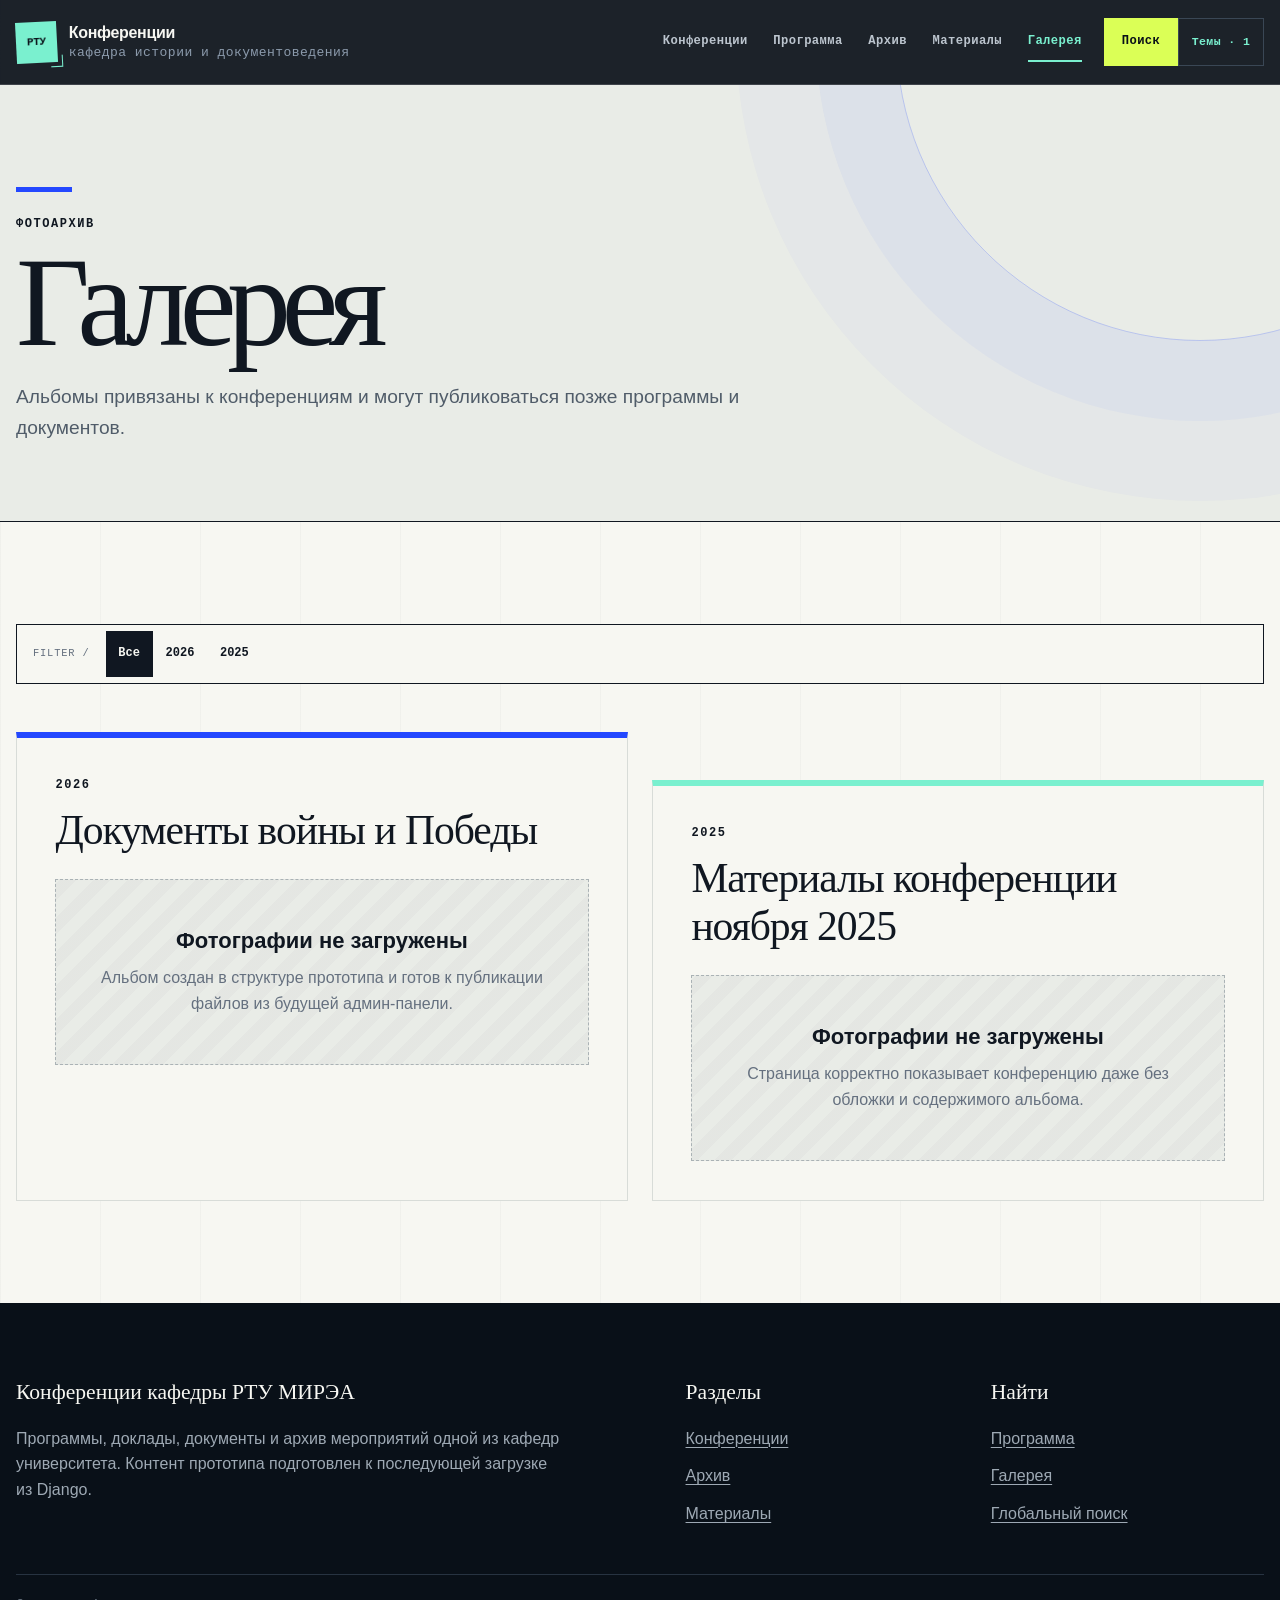
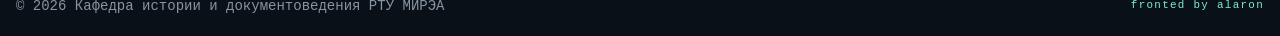
<file: gallery.html>
<!doctype html>
<html lang="ru">
<head>
  <meta charset="utf-8"><meta name="viewport" content="width=device-width, initial-scale=1">
  <title>Галерея конференций — РТУ МИРЭА</title>
  <meta name="description" content="Фотогалерея конференций кафедры РТУ МИРЭА.">
  <link rel="icon" type="image/svg+xml" href="data:image/svg+xml,%3Csvg xmlns='http://www.w3.org/2000/svg' viewBox='0 0 32 32'%3E%3Crect width='32' height='32' rx='7' fill='%232357c6'/%3E%3Cpath d='M8 9h16v3H8zm0 6h16v3H8zm0 6h10v3H8z' fill='white'/%3E%3C/svg%3E">
  <link rel="stylesheet" href="assets/css/tokens.css"><link rel="stylesheet" href="assets/css/core.css"><link rel="stylesheet" href="assets/css/layout.css"><link rel="stylesheet" href="assets/css/components.css?v=2"><link rel="stylesheet" id="site-theme" href="assets/css/theme-foundation.css?v=5">
  <script src="assets/js/data.js?v=3" defer></script><script src="assets/js/app.js?v=6" defer></script>
</head>
<body>
  <a class="skip-link" href="#content">К содержанию</a><div data-site-header data-current="gallery"></div>
  <main class="site-main" id="content">
    <header class="page-header"><div class="container"><p class="eyebrow">Фотоархив</p><h1>Галерея</h1><p class="lead">Альбомы привязаны к конференциям и могут публиковаться позже программы и документов.</p></div></header>
    <section class="page-section" data-filter-scope aria-labelledby="albums-title"><div class="container">
      <h2 class="visually-hidden" id="albums-title">Альбомы</h2>
      <div class="filters" data-filter-group aria-label="Фильтр галереи"><button class="filter-button" type="button" data-filter-value="all" aria-pressed="true">Все</button><button class="filter-button" type="button" data-filter-value="2026" aria-pressed="false">2026</button><button class="filter-button" type="button" data-filter-value="2025" aria-pressed="false">2025</button></div>
      <div class="grid grid--2">
        <article class="card" data-filter-item data-tags="2026"><p class="eyebrow">2026</p><h2>Документы войны и Победы</h2><div class="empty-state"><h3>Фотографии не загружены</h3><p>Альбом создан в структуре прототипа и готов к публикации файлов из будущей админ-панели.</p></div></article>
        <article class="card" data-filter-item data-tags="2025"><p class="eyebrow">2025</p><h2>Материалы конференции ноября 2025</h2><div class="empty-state"><h3>Фотографии не загружены</h3><p>Страница корректно показывает конференцию даже без обложки и содержимого альбома.</p></div></article>
      </div>
      <div class="empty-state" data-filter-empty hidden><h2>Альбомов нет</h2><p>Для выбранного года пока нет опубликованных галерей.</p></div>
    </div></section>
  </main>
  <div data-site-footer></div>
</body>
</html>
</file>
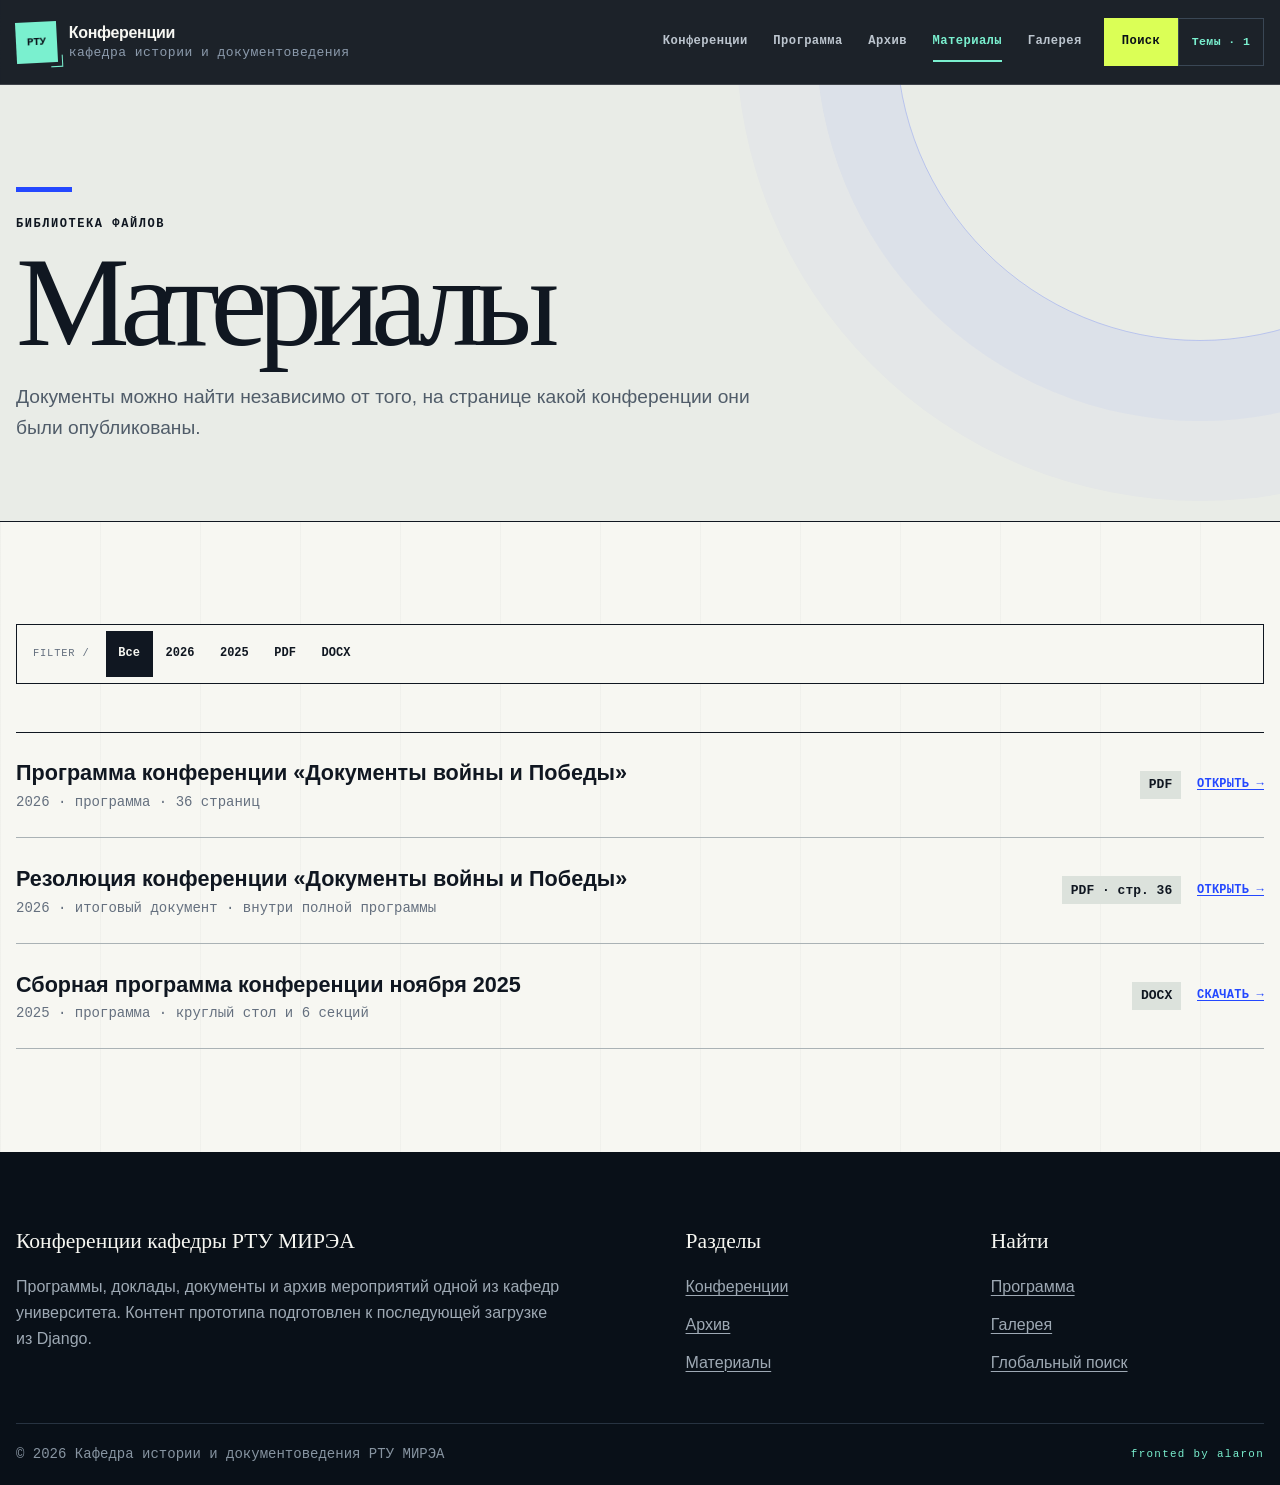
<file: materials.html>
<!doctype html>
<html lang="ru">
<head>
  <meta charset="utf-8"><meta name="viewport" content="width=device-width, initial-scale=1">
  <title>Материалы конференций — РТУ МИРЭА</title>
  <meta name="description" content="Единая библиотека программ, резолюций и документов конференций.">
  <link rel="icon" type="image/svg+xml" href="data:image/svg+xml,%3Csvg xmlns='http://www.w3.org/2000/svg' viewBox='0 0 32 32'%3E%3Crect width='32' height='32' rx='7' fill='%232357c6'/%3E%3Cpath d='M8 9h16v3H8zm0 6h16v3H8zm0 6h10v3H8z' fill='white'/%3E%3C/svg%3E">
  <link rel="stylesheet" href="assets/css/tokens.css"><link rel="stylesheet" href="assets/css/core.css"><link rel="stylesheet" href="assets/css/layout.css"><link rel="stylesheet" href="assets/css/components.css?v=2"><link rel="stylesheet" id="site-theme" href="assets/css/theme-foundation.css?v=5">
  <script src="assets/js/data.js?v=3" defer></script><script src="assets/js/app.js?v=6" defer></script>
</head>
<body>
  <a class="skip-link" href="#content">К содержанию</a><div data-site-header data-current="materials"></div>
  <main class="site-main" id="content">
    <header class="page-header"><div class="container"><p class="eyebrow">Библиотека файлов</p><h1>Материалы</h1><p class="lead">Документы можно найти независимо от того, на странице какой конференции они были опубликованы.</p></div></header>
    <section class="page-section" data-filter-scope aria-labelledby="materials-list-title"><div class="container">
      <h2 class="visually-hidden" id="materials-list-title">Список материалов</h2>
      <div class="filters" data-filter-group aria-label="Фильтр материалов"><button class="filter-button" type="button" data-filter-value="all" aria-pressed="true">Все</button><button class="filter-button" type="button" data-filter-value="2026" aria-pressed="false">2026</button><button class="filter-button" type="button" data-filter-value="2025" aria-pressed="false">2025</button><button class="filter-button" type="button" data-filter-value="pdf" aria-pressed="false">PDF</button><button class="filter-button" type="button" data-filter-value="docx" aria-pressed="false">DOCX</button></div>
      <div class="document-list">
        <article class="document-row" data-filter-item data-tags="2026 pdf"><div><p class="document-row__title">Программа конференции «Документы войны и Победы»</p><p class="meta document-row__meta">2026 · программа · 36 страниц</p></div><span class="tag">PDF</span><a class="text-link" href="assets/docs/program-2026.pdf">Открыть →</a></article>
        <article class="document-row" data-filter-item data-tags="2026 pdf"><div><p class="document-row__title">Резолюция конференции «Документы войны и Победы»</p><p class="meta document-row__meta">2026 · итоговый документ · внутри полной программы</p></div><span class="tag">PDF · стр. 36</span><a class="text-link" href="assets/docs/program-2026.pdf#page=36">Открыть →</a></article>
        <article class="document-row" data-filter-item data-tags="2025 docx"><div><p class="document-row__title">Сборная программа конференции ноября 2025</p><p class="meta document-row__meta">2025 · программа · круглый стол и 6 секций</p></div><span class="tag">DOCX</span><a class="text-link" href="assets/docs/program-2025.docx">Скачать →</a></article>
      </div>
      <div class="empty-state" data-filter-empty hidden><h2>Материалов нет</h2><p>Измените фильтр или вернитесь к полному списку документов.</p></div>
    </div></section>
  </main>
  <div data-site-footer></div>
</body>
</html>
</file>
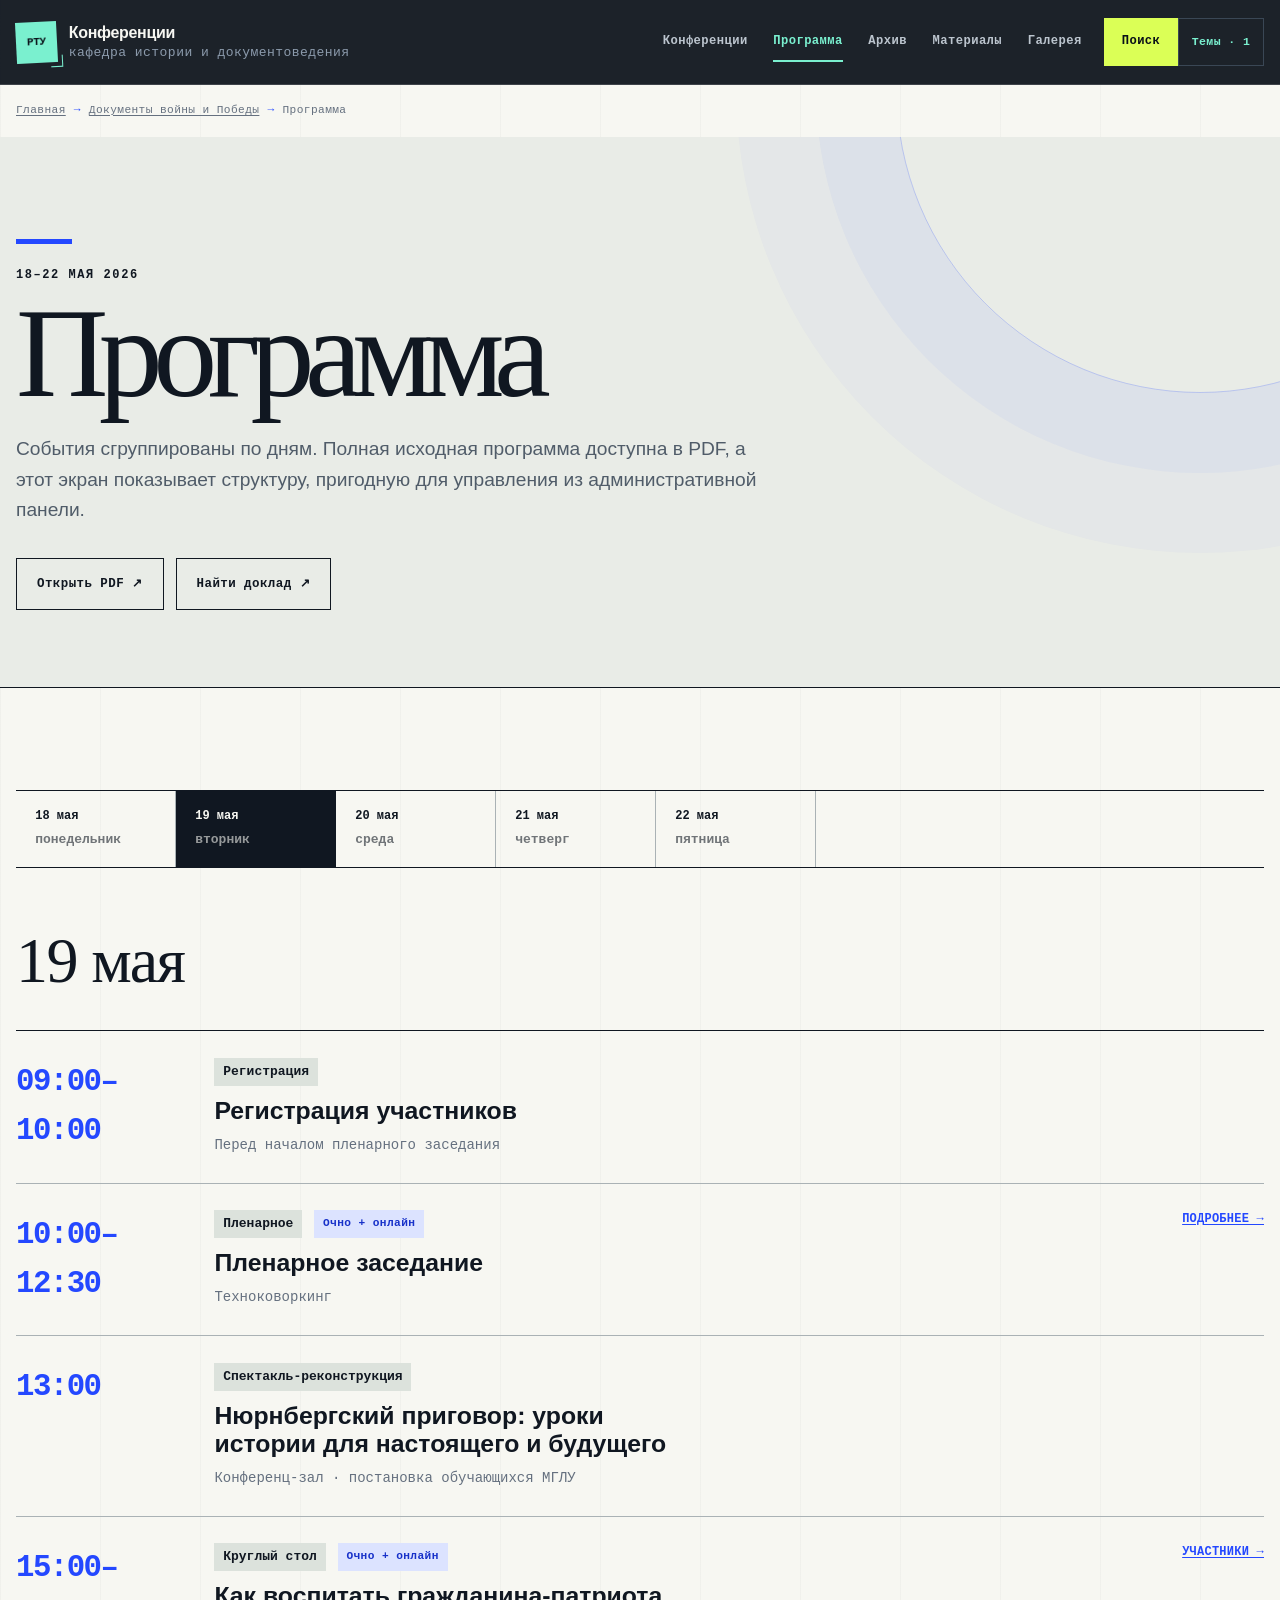
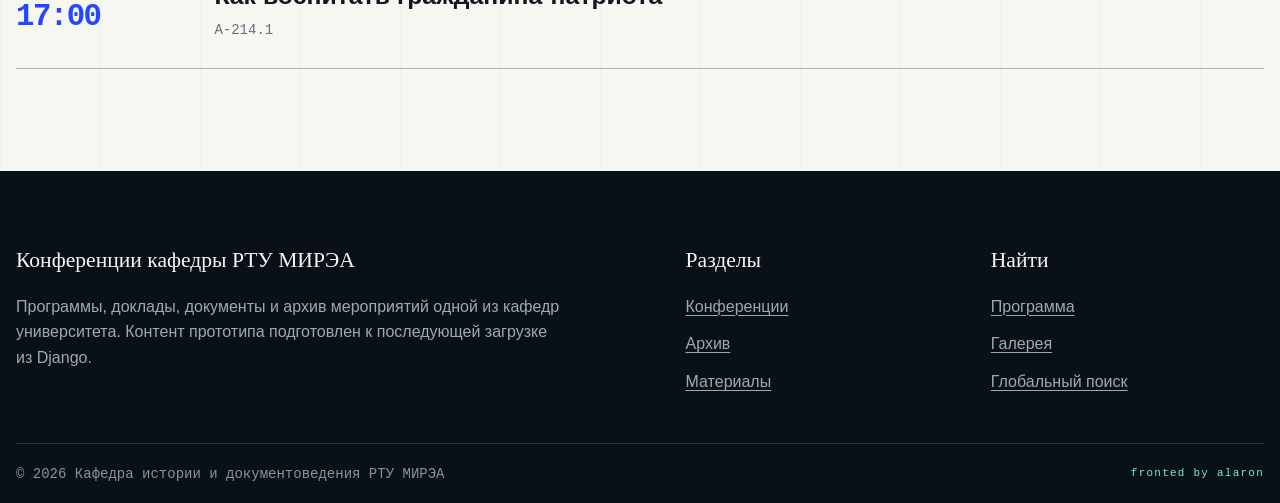
<file: program.html>
<!doctype html>
<html lang="ru">
<head>
  <meta charset="utf-8"><meta name="viewport" content="width=device-width, initial-scale=1">
  <title>Программа конференции — РТУ МИРЭА</title>
  <meta name="description" content="Интерактивная программа конференции «Документы войны и Победы».">
  <link rel="icon" type="image/svg+xml" href="data:image/svg+xml,%3Csvg xmlns='http://www.w3.org/2000/svg' viewBox='0 0 32 32'%3E%3Crect width='32' height='32' rx='7' fill='%232357c6'/%3E%3Cpath d='M8 9h16v3H8zm0 6h16v3H8zm0 6h10v3H8z' fill='white'/%3E%3C/svg%3E">
  <link rel="stylesheet" href="assets/css/tokens.css"><link rel="stylesheet" href="assets/css/core.css"><link rel="stylesheet" href="assets/css/layout.css"><link rel="stylesheet" href="assets/css/components.css?v=2"><link rel="stylesheet" id="site-theme" href="assets/css/theme-foundation.css?v=5">
  <script src="assets/js/data.js?v=3" defer></script><script src="assets/js/app.js?v=6" defer></script>
</head>
<body>
  <a class="skip-link" href="#content">К содержанию</a><div data-site-header data-current="program"></div>
  <main class="site-main" id="content">
    <div class="container breadcrumbs"><nav aria-label="Хлебные крошки"><ol><li><a href="index.html">Главная</a></li><li><a href="conference-detail.html">Документы войны и Победы</a></li><li aria-current="page">Программа</li></ol></nav></div>
    <header class="page-header"><div class="container"><p class="eyebrow">18–22 мая 2026</p><h1>Программа</h1><p class="lead">События сгруппированы по дням. Полная исходная программа доступна в PDF, а этот экран показывает структуру, пригодную для управления из административной панели.</p><div class="cluster"><a class="button button--secondary" href="assets/docs/program-2026.pdf">Открыть PDF</a><a class="button button--secondary" href="search.html">Найти доклад</a></div></div></header>

    <section class="page-section"><div class="container" data-tabs>
      <div class="date-tabs" role="tablist" aria-label="Дни конференции">
        <button class="tab-button" id="tab-18" role="tab" aria-selected="false" aria-controls="panel-18" data-date-anchor="may-18" tabindex="-1">18 мая<span>понедельник</span></button>
        <button class="tab-button" id="tab-19" role="tab" aria-selected="true" aria-controls="panel-19" data-date-anchor="may-19">19 мая<span>вторник</span></button>
        <button class="tab-button" id="tab-20" role="tab" aria-selected="false" aria-controls="panel-20" data-date-anchor="may-20" tabindex="-1">20 мая<span>среда</span></button>
        <button class="tab-button" id="tab-21" role="tab" aria-selected="false" aria-controls="panel-21" data-date-anchor="may-21" tabindex="-1">21 мая<span>четверг</span></button>
        <button class="tab-button" id="tab-22" role="tab" aria-selected="false" aria-controls="panel-22" data-date-anchor="may-22" tabindex="-1">22 мая<span>пятница</span></button>
      </div>

      <section class="tab-panel" id="panel-18" role="tabpanel" aria-labelledby="tab-18" hidden><h2>18 мая</h2><div class="event-list"><article class="event-card"><time class="event-card__time" datetime="2026-05-18T11:00">11:00–16:00</time><div><div class="cluster"><span class="tag">Секция 1</span><span class="status status--online">Очно + онлайн</span></div><h3 class="event-card__title">Военная история России в новейшее время</h3><p class="meta">А-213б · модераторы: А. Ю. Климочкина, С. В. Горкуш</p></div><a class="text-link event-card__action" href="search.html?q=Военная%20история">Доклады →</a></article></div></section>

      <section class="tab-panel" id="panel-19" role="tabpanel" aria-labelledby="tab-19"><h2>19 мая</h2><div class="event-list">
        <article class="event-card"><time class="event-card__time" datetime="2026-05-19T09:00">09:00–10:00</time><div><span class="tag">Регистрация</span><h3 class="event-card__title">Регистрация участников</h3><p class="meta">Перед началом пленарного заседания</p></div></article>
        <article class="event-card"><time class="event-card__time" datetime="2026-05-19T10:00">10:00–12:30</time><div><div class="cluster"><span class="tag">Пленарное</span><span class="status status--online">Очно + онлайн</span></div><h3 class="event-card__title">Пленарное заседание</h3><p class="meta">Техноковоркинг</p></div><a class="text-link event-card__action" href="event-detail.html">Подробнее →</a></article>
        <article class="event-card"><time class="event-card__time" datetime="2026-05-19T13:00">13:00</time><div><span class="tag">Спектакль-реконструкция</span><h3 class="event-card__title">Нюрнбергский приговор: уроки истории для настоящего и будущего</h3><p class="meta">Конференц-зал · постановка обучающихся МГЛУ</p></div></article>
        <article class="event-card"><time class="event-card__time" datetime="2026-05-19T15:00">15:00–17:00</time><div><div class="cluster"><span class="tag">Круглый стол</span><span class="status status--online">Очно + онлайн</span></div><h3 class="event-card__title">Как воспитать гражданина-патриота</h3><p class="meta">А-214.1</p></div><a class="text-link event-card__action" href="search.html?q=гражданина-патриота">Участники →</a></article>
      </div></section>

      <section class="tab-panel" id="panel-20" role="tabpanel" aria-labelledby="tab-20" hidden><h2>20 мая</h2><div class="event-list">
        <article class="event-card"><time class="event-card__time" datetime="2026-05-20T10:00">10:00–13:00</time><div><span class="tag">Пленарное</span><h3 class="event-card__title">Пленарное заседание</h3><p class="meta">А-213б</p></div><a class="text-link event-card__action" href="assets/docs/program-2026.pdf#page=6">В PDF →</a></article>
        <article class="event-card"><div class="event-card__time">Время не указано</div><div><span class="tag">Секция 6</span><h3 class="event-card__title">История МГУПИ</h3><p class="meta">Малая Пироговская, 1</p></div><a class="text-link event-card__action" href="assets/docs/program-2026.pdf#page=34">В PDF →</a></article>
      </div></section>

      <section class="tab-panel" id="panel-21" role="tabpanel" aria-labelledby="tab-21" hidden><h2>21 мая</h2><div class="empty-state"><h3>События пока не опубликованы</h3><p>Каркас дня остаётся доступным и не ломает страницу при отсутствии данных.</p></div></section>
      <section class="tab-panel" id="panel-22" role="tabpanel" aria-labelledby="tab-22" hidden><h2>22 мая</h2><div class="empty-state"><h3>Расписание пока не опубликовано</h3><p>Итоговая резолюция конференции принята 22 мая 2026 года.</p><a class="text-link" href="assets/docs/program-2026.pdf#page=36">Открыть резолюцию →</a></div></section>
    </div></section>
  </main>
  <div data-site-footer></div>
</body>
</html>
</file>
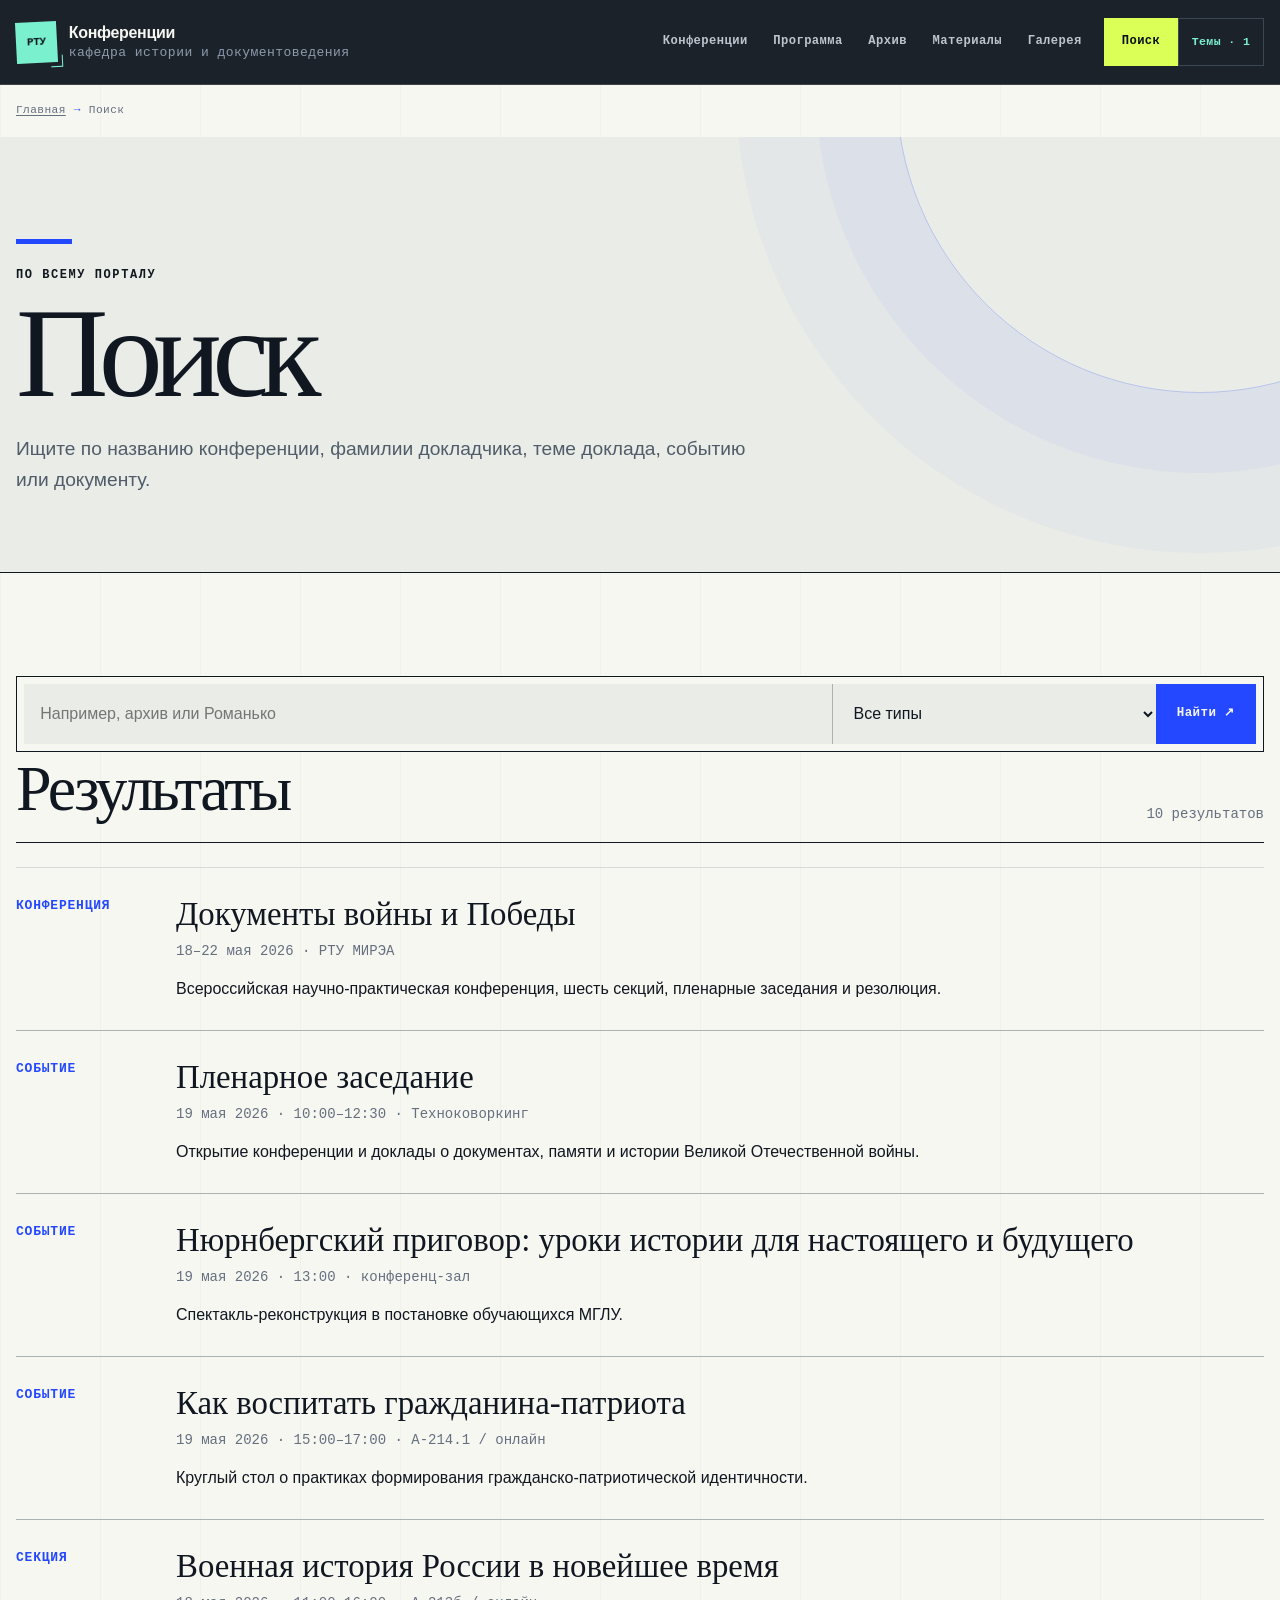
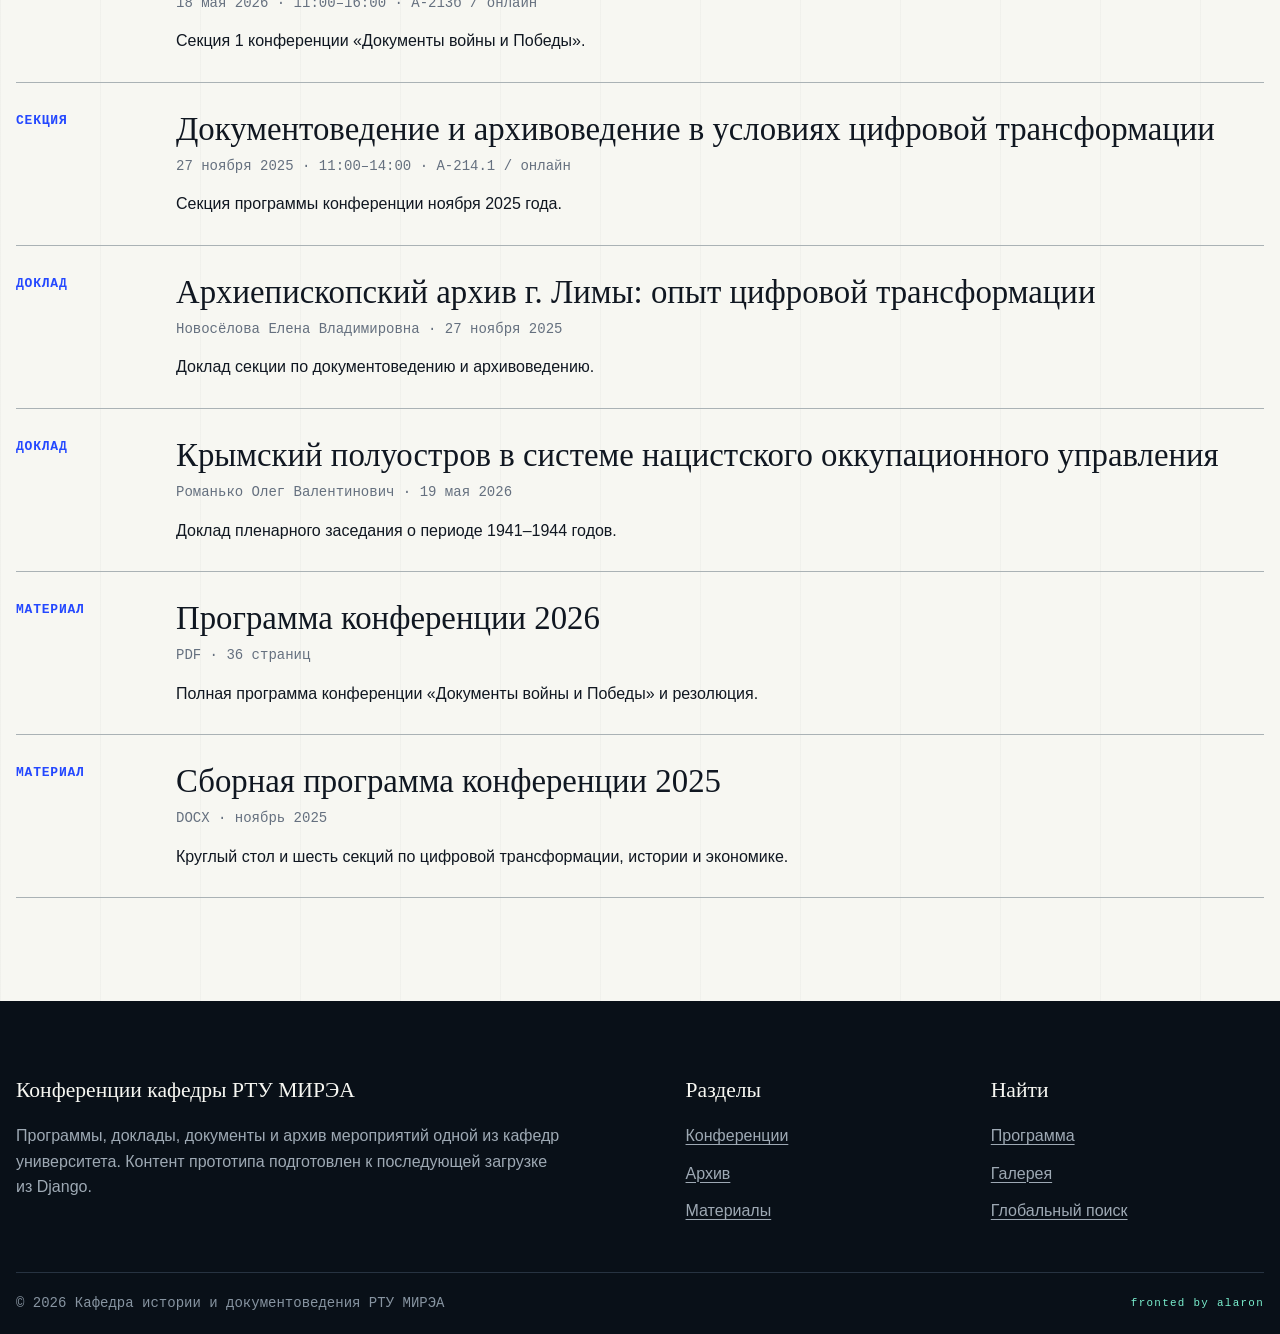
<file: search.html>
<!doctype html>
<html lang="ru">
<head>
  <meta charset="utf-8"><meta name="viewport" content="width=device-width, initial-scale=1">
  <title>Поиск — конференции РТУ МИРЭА</title>
  <meta name="description" content="Глобальный поиск по конференциям, событиям, докладам, участникам и документам.">
  <link rel="icon" type="image/svg+xml" href="data:image/svg+xml,%3Csvg xmlns='http://www.w3.org/2000/svg' viewBox='0 0 32 32'%3E%3Crect width='32' height='32' rx='7' fill='%232357c6'/%3E%3Cpath d='M8 9h16v3H8zm0 6h16v3H8zm0 6h10v3H8z' fill='white'/%3E%3C/svg%3E">
  <link rel="stylesheet" href="assets/css/tokens.css"><link rel="stylesheet" href="assets/css/core.css"><link rel="stylesheet" href="assets/css/layout.css"><link rel="stylesheet" href="assets/css/components.css?v=2"><link rel="stylesheet" id="site-theme" href="assets/css/theme-foundation.css?v=5">
  <script src="assets/js/data.js?v=3" defer></script><script src="assets/js/app.js?v=6" defer></script>
</head>
<body>
  <a class="skip-link" href="#content">К содержанию</a><div data-site-header data-current="search"></div>
  <main class="site-main" id="content">
    <div class="container breadcrumbs"><nav aria-label="Хлебные крошки"><ol><li><a href="index.html">Главная</a></li><li aria-current="page">Поиск</li></ol></nav></div>
    <header class="page-header"><div class="container"><p class="eyebrow">По всему порталу</p><h1>Поиск</h1><p class="lead">Ищите по названию конференции, фамилии докладчика, теме доклада, событию или документу.</p></div></header>
    <section class="page-section"><div class="container">
      <form class="search-form" role="search" data-search-page-form>
        <div><label class="visually-hidden" for="search-query">Поисковый запрос</label><input class="search-input" id="search-query" type="search" data-search-page-query placeholder="Например, архив или Романько" autocomplete="off"></div>
        <div><label class="visually-hidden" for="search-type">Тип результата</label><select class="search-input" id="search-type" data-search-page-type><option value="all">Все типы</option><option value="Конференция">Конференции</option><option value="Событие">События</option><option value="Секция">Секции</option><option value="Доклад">Доклады</option><option value="Материал">Материалы</option></select></div>
        <button class="button" type="submit">Найти</button>
      </form>
      <div class="section-heading"><h2>Результаты</h2><p class="meta" data-search-page-count aria-live="polite"></p></div>
      <div class="search-results" data-search-page-results aria-live="polite"></div>
    </div></section>
  </main>
  <div data-site-footer></div>
</body>
</html>
</file>
<file: assets/css/tokens.css>
:root {
  color-scheme: light;

  /* Primitive tokens: future themes override this layer only. */
  --color-white: #ffffff;
  --color-ink: #172033;
  --color-ink-soft: #4d5870;
  --color-line: #d8deea;
  --color-line-strong: #b9c2d4;
  --color-surface: #ffffff;
  --color-surface-alt: #f3f6fa;
  --color-surface-strong: #e8edf5;
  --color-accent: #2357c6;
  --color-accent-strong: #173e92;
  --color-accent-soft: #e8efff;
  --color-success: #1d6b47;
  --color-success-soft: #e7f6ee;
  --color-warning: #875d12;
  --color-warning-soft: #fff4d8;
  --color-danger: #a23232;

  --font-sans: Inter, "Segoe UI", Arial, sans-serif;
  --font-mono: "Cascadia Mono", "SFMono-Regular", Consolas, monospace;

  --text-xs: 0.8125rem;
  --text-sm: 0.875rem;
  --text-base: 1rem;
  --text-lg: 1.125rem;
  --text-xl: 1.375rem;
  --text-2xl: clamp(1.75rem, 4vw, 2.6rem);
  --text-3xl: clamp(2.25rem, 6vw, 4.75rem);

  --space-1: 0.25rem;
  --space-2: 0.5rem;
  --space-3: 0.75rem;
  --space-4: 1rem;
  --space-5: 1.5rem;
  --space-6: 2rem;
  --space-7: 3rem;
  --space-8: 4.5rem;

  --radius-sm: 0.35rem;
  --radius-md: 0.65rem;
  --radius-lg: 1rem;
  --shadow-focus: 0 0 0 3px rgba(35, 87, 198, 0.28);
  --shadow-raised: 0 0.75rem 2rem rgba(23, 32, 51, 0.08);

  --container: 74rem;
  --header-height: 4.75rem;
  --transition-fast: 150ms ease;
}
</file>
<file: assets/css/core.css>
*,
*::before,
*::after {
  box-sizing: border-box;
}

html {
  scroll-behavior: smooth;
}

body {
  min-width: 20rem;
  margin: 0;
  color: var(--color-ink);
  background: var(--color-surface);
  font-family: var(--font-sans);
  font-size: var(--text-base);
  line-height: 1.6;
  text-rendering: optimizeLegibility;
}

body.is-locked {
  overflow: hidden;
}

img,
svg {
  display: block;
  max-width: 100%;
}

button,
input,
select,
textarea {
  color: inherit;
  font: inherit;
}

button,
a {
  -webkit-tap-highlight-color: transparent;
}

a {
  color: var(--color-accent);
  text-underline-offset: 0.18em;
}

a:hover {
  color: var(--color-accent-strong);
}

:focus-visible {
  outline: 0;
  box-shadow: var(--shadow-focus);
}

h1,
h2,
h3,
p,
ul,
ol,
dl {
  margin-top: 0;
}

h1,
h2,
h3 {
  line-height: 1.15;
  text-wrap: balance;
}

h1 {
  margin-bottom: var(--space-5);
  font-size: var(--text-3xl);
  letter-spacing: -0.045em;
}

h2 {
  margin-bottom: var(--space-5);
  font-size: var(--text-2xl);
  letter-spacing: -0.025em;
}

h3 {
  margin-bottom: var(--space-3);
  font-size: var(--text-xl);
}

p:last-child,
ul:last-child,
ol:last-child {
  margin-bottom: 0;
}

.visually-hidden {
  position: absolute !important;
  width: 1px !important;
  height: 1px !important;
  padding: 0 !important;
  margin: -1px !important;
  overflow: hidden !important;
  clip: rect(0, 0, 0, 0) !important;
  white-space: nowrap !important;
  border: 0 !important;
}

.skip-link {
  position: fixed;
  z-index: 1000;
  top: var(--space-3);
  left: var(--space-3);
  transform: translateY(-200%);
  padding: var(--space-3) var(--space-4);
  border-radius: var(--radius-sm);
  color: var(--color-white);
  background: var(--color-accent-strong);
}

.skip-link:focus {
  transform: translateY(0);
}

.eyebrow {
  margin-bottom: var(--space-3);
  color: var(--color-ink-soft);
  font-size: var(--text-sm);
  font-weight: 700;
  letter-spacing: 0.08em;
  text-transform: uppercase;
}

.lead {
  max-width: 48rem;
  color: var(--color-ink-soft);
  font-size: var(--text-lg);
}

.muted {
  color: var(--color-ink-soft);
}

.meta {
  color: var(--color-ink-soft);
  font-size: var(--text-sm);
}

.plain-list {
  padding: 0;
  margin-bottom: 0;
  list-style: none;
}

[hidden] {
  display: none !important;
}

@media (prefers-reduced-motion: reduce) {
  *,
  *::before,
  *::after {
    scroll-behavior: auto !important;
    transition-duration: 0.01ms !important;
    animation-duration: 0.01ms !important;
    animation-iteration-count: 1 !important;
  }
}
</file>
<file: assets/css/layout.css>
.container {
  width: min(calc(100% - 2rem), var(--container));
  margin-inline: auto;
}

.site-main {
  min-height: 70vh;
}

.page-header {
  padding-block: var(--space-7) var(--space-6);
  border-bottom: 1px solid var(--color-line);
}

.page-section {
  padding-block: var(--space-7);
}

.page-section + .page-section {
  border-top: 1px solid var(--color-line);
}

.section-heading {
  display: flex;
  align-items: end;
  justify-content: space-between;
  gap: var(--space-5);
  margin-bottom: var(--space-5);
}

.section-heading h2,
.section-heading p {
  margin-bottom: 0;
}

.stack > * + * {
  margin-top: var(--space-5);
}

.stack-sm > * + * {
  margin-top: var(--space-3);
}

.cluster {
  display: flex;
  flex-wrap: wrap;
  align-items: center;
  gap: var(--space-3);
}

.grid {
  display: grid;
  gap: var(--space-5);
}

.grid--2 {
  grid-template-columns: repeat(2, minmax(0, 1fr));
}

.grid--3 {
  grid-template-columns: repeat(3, minmax(0, 1fr));
}

.grid--4 {
  grid-template-columns: repeat(4, minmax(0, 1fr));
}

.detail-layout {
  display: grid;
  grid-template-columns: minmax(0, 2fr) minmax(17rem, 0.8fr);
  align-items: start;
  gap: var(--space-7);
}

.sidebar {
  position: sticky;
  top: calc(var(--header-height) + var(--space-5));
}

.hero {
  padding-block: var(--space-8);
  background: var(--color-surface-alt);
  border-bottom: 1px solid var(--color-line);
}

.hero__grid {
  display: grid;
  grid-template-columns: minmax(0, 1.7fr) minmax(18rem, 0.7fr);
  gap: var(--space-7);
  align-items: end;
}

.hero__title {
  max-width: 15ch;
}

.hero__summary {
  max-width: 35rem;
}

.hero__art {
  display: none;
  margin: 0;
}

.hero__meta {
  display: grid;
  gap: var(--space-4);
}

@media (max-width: 60rem) {
  .grid--4,
  .grid--3 {
    grid-template-columns: repeat(2, minmax(0, 1fr));
  }

  .hero__grid,
  .detail-layout {
    grid-template-columns: 1fr;
  }

  .sidebar {
    position: static;
  }
}

@media (max-width: 42rem) {
  .container {
    width: min(calc(100% - 1.25rem), var(--container));
  }

  .page-header,
  .page-section,
  .hero {
    padding-block: var(--space-6);
  }

  .grid--4,
  .grid--3,
  .grid--2 {
    grid-template-columns: 1fr;
  }

  .section-heading {
    align-items: start;
    flex-direction: column;
  }
}
</file>
<file: assets/css/components.css>
.site-header {
  position: sticky;
  z-index: 100;
  top: 0;
  min-height: var(--header-height);
  background: color-mix(in srgb, var(--color-surface) 94%, transparent);
  border-bottom: 1px solid var(--color-line);
  backdrop-filter: blur(12px);
}

.site-header__inner {
  min-height: var(--header-height);
  display: flex;
  align-items: center;
  justify-content: space-between;
  gap: var(--space-5);
}

.brand {
  display: inline-flex;
  align-items: center;
  gap: var(--space-3);
  color: var(--color-ink);
  font-weight: 800;
  line-height: 1.2;
  text-decoration: none;
}

.brand__mark {
  display: grid;
  width: 2.25rem;
  height: 2.25rem;
  place-items: center;
  border: 2px solid var(--color-ink);
  border-radius: 50%;
  font-size: var(--text-xs);
}

.brand__sub {
  display: block;
  color: var(--color-ink-soft);
  font-size: var(--text-xs);
  font-weight: 600;
}

.site-nav {
  display: flex;
  align-items: center;
  gap: var(--space-1);
}

.site-nav a,
.icon-button,
.menu-button {
  display: inline-flex;
  min-height: 2.75rem;
  align-items: center;
  justify-content: center;
  padding: 0.65rem 0.8rem;
  border: 1px solid transparent;
  border-radius: var(--radius-sm);
  color: var(--color-ink);
  background: transparent;
  font-size: var(--text-sm);
  font-weight: 650;
  text-decoration: none;
  cursor: pointer;
}

.site-nav a:hover,
.site-nav a[aria-current="page"],
.icon-button:hover,
.menu-button:hover {
  background: var(--color-surface-alt);
}

.site-nav a[aria-current="page"] {
  color: var(--color-accent);
}

.menu-button {
  display: none;
}

.site-header__mobile-actions,
.theme-button--compact {
  display: none;
}

html .theme-option--editorial::before {
  background: #c52519;
}

.button {
  display: inline-flex;
  min-height: 2.8rem;
  align-items: center;
  justify-content: center;
  gap: var(--space-2);
  padding: 0.7rem 1rem;
  border: 1px solid var(--color-accent);
  border-radius: var(--radius-sm);
  color: var(--color-white);
  background: var(--color-accent);
  font-weight: 700;
  line-height: 1.2;
  text-decoration: none;
  cursor: pointer;
}

.button:hover {
  color: var(--color-white);
  background: var(--color-accent-strong);
  border-color: var(--color-accent-strong);
}

.button--secondary {
  color: var(--color-ink);
  background: transparent;
  border-color: var(--color-line-strong);
}

.button--secondary:hover {
  color: var(--color-ink);
  background: var(--color-surface-strong);
  border-color: var(--color-line-strong);
}

.text-link {
  font-weight: 700;
  text-decoration-thickness: 1px;
}

.breadcrumbs {
  padding-block: var(--space-4);
}

.breadcrumbs ol {
  display: flex;
  flex-wrap: wrap;
  gap: var(--space-2);
  padding: 0;
  margin: 0;
  list-style: none;
  color: var(--color-ink-soft);
  font-size: var(--text-sm);
}

.breadcrumbs li:not(:last-child)::after {
  content: "/";
  margin-left: var(--space-2);
  color: var(--color-line-strong);
}

.breadcrumbs a {
  color: inherit;
}

.status,
.tag {
  display: inline-flex;
  min-height: 1.75rem;
  align-items: center;
  width: fit-content;
  padding: 0.2rem 0.55rem;
  border-radius: 99rem;
  background: var(--color-surface-strong);
  color: var(--color-ink-soft);
  font-size: var(--text-xs);
  font-weight: 700;
  line-height: 1.2;
}

.status--complete {
  color: var(--color-success);
  background: var(--color-success-soft);
}

.status--online {
  color: var(--color-accent-strong);
  background: var(--color-accent-soft);
}

.card {
  min-width: 0;
  padding: var(--space-5);
  border: 1px solid var(--color-line);
  border-radius: var(--radius-md);
  background: var(--color-surface);
}

.card--link {
  position: relative;
  transition: transform var(--transition-fast), border-color var(--transition-fast), box-shadow var(--transition-fast);
}

.card--link:hover {
  transform: translateY(-2px);
  border-color: var(--color-line-strong);
  box-shadow: var(--shadow-raised);
}

.card--link > a::after {
  position: absolute;
  content: "";
  inset: 0;
}

.conference-card {
  min-height: 16rem;
  display: flex;
  flex-direction: column;
  justify-content: space-between;
}

.conference-card__year {
  margin-bottom: var(--space-6);
  font-family: var(--font-mono);
  font-size: var(--text-sm);
}

.conference-card__title {
  max-width: 25ch;
}

.event-list {
  border-top: 1px solid var(--color-line);
}

.event-card {
  display: grid;
  grid-template-columns: 8rem minmax(0, 1fr) auto;
  gap: var(--space-5);
  align-items: start;
  padding-block: var(--space-5);
  border-bottom: 1px solid var(--color-line);
}

.event-card__time {
  font-family: var(--font-mono);
  font-size: var(--text-lg);
  font-weight: 700;
}

.event-card__title {
  margin-bottom: var(--space-2);
}

.event-card__action {
  white-space: nowrap;
}

.document-list {
  border-top: 1px solid var(--color-line);
}

.document-row {
  display: grid;
  grid-template-columns: minmax(0, 1fr) auto auto;
  gap: var(--space-4);
  align-items: center;
  min-height: 5rem;
  padding-block: var(--space-4);
  border-bottom: 1px solid var(--color-line);
}

.document-row__title {
  margin: 0;
  font-weight: 700;
}

.quick-link {
  min-height: 9rem;
  display: flex;
  flex-direction: column;
  justify-content: space-between;
  color: var(--color-ink);
  text-decoration: none;
}

.quick-link:hover {
  color: var(--color-accent);
}

.quick-link span[aria-hidden="true"] {
  color: var(--color-accent-strong);
}

.filters {
  display: flex;
  flex-wrap: wrap;
  gap: var(--space-2);
  padding: var(--space-3);
  margin-bottom: var(--space-6);
  border: 1px solid var(--color-line);
  border-radius: var(--radius-md);
  background: var(--color-surface-alt);
}

.filter-button,
.tab-button {
  min-height: 2.6rem;
  padding: 0.55rem 0.8rem;
  border: 1px solid var(--color-line);
  border-radius: var(--radius-sm);
  color: var(--color-ink);
  background: var(--color-surface);
  font-weight: 700;
  cursor: pointer;
}

.filter-button[aria-pressed="true"],
.tab-button[aria-selected="true"] {
  color: var(--color-white);
  background: var(--color-accent);
  border-color: var(--color-accent);
}

.date-tabs {
  display: flex;
  gap: var(--space-2);
  padding-bottom: var(--space-3);
  overflow-x: auto;
  scrollbar-width: thin;
}

.tab-button {
  min-width: 8rem;
  flex: 0 0 auto;
}

.tab-button span {
  display: block;
  font-size: var(--text-xs);
  font-weight: 600;
}

.tab-panel {
  padding-top: var(--space-5);
}

.info-list {
  display: grid;
  gap: var(--space-4);
  margin: 0;
}

.info-list div {
  padding-bottom: var(--space-3);
  border-bottom: 1px solid var(--color-line);
}

.info-list dt {
  color: var(--color-ink-soft);
  font-size: var(--text-sm);
}

.info-list dd {
  margin: 0;
  font-weight: 700;
}

.speaker-block,
.report-block {
  padding: var(--space-5);
  border-left: 3px solid var(--color-line-strong);
  background: var(--color-surface-alt);
}

.speaker-block__name {
  margin-bottom: var(--space-1);
  font-weight: 800;
}

.report-block__title {
  margin-bottom: var(--space-2);
  font-size: var(--text-lg);
  font-weight: 800;
}

.empty-state {
  padding: var(--space-7) var(--space-5);
  border: 1px dashed var(--color-line-strong);
  border-radius: var(--radius-md);
  background: var(--color-surface-alt);
  text-align: center;
}

.empty-state h2,
.empty-state h3 {
  margin-bottom: var(--space-3);
}

.empty-state p {
  max-width: 38rem;
  margin-inline: auto;
  color: var(--color-ink-soft);
}

.notice {
  padding: var(--space-4);
  border-left: 3px solid var(--color-warning);
  background: var(--color-warning-soft);
}

.search-form {
  display: grid;
  grid-template-columns: minmax(0, 1fr) auto;
  gap: var(--space-3);
}

.search-form:has([data-search-page-query]) {
  grid-template-columns: minmax(0, 2fr) minmax(12rem, 0.8fr) auto;
}

.search-input {
  width: 100%;
  min-height: 3.25rem;
  padding: 0.75rem 1rem;
  border: 1px solid var(--color-line-strong);
  border-radius: var(--radius-sm);
  background: var(--color-surface);
}

.search-results {
  margin-top: var(--space-5);
  border-top: 1px solid var(--color-line);
}

.search-result {
  padding-block: var(--space-5);
  border-bottom: 1px solid var(--color-line);
}

.search-result__type {
  margin-bottom: var(--space-2);
  color: var(--color-ink-soft);
  font-size: var(--text-xs);
  font-weight: 700;
  letter-spacing: 0.06em;
  text-transform: uppercase;
}

.search-dialog {
  width: min(46rem, calc(100% - 1rem));
  max-height: min(44rem, calc(100vh - 2rem));
  padding: 0;
  border: 1px solid var(--color-line-strong);
  border-radius: var(--radius-lg);
  box-shadow: var(--shadow-raised);
}

.search-dialog::backdrop {
  background: rgba(15, 23, 42, 0.62);
}

.search-dialog__inner {
  padding: var(--space-5);
}

.search-dialog__header {
  display: flex;
  align-items: center;
  justify-content: space-between;
  gap: var(--space-4);
  margin-bottom: var(--space-5);
}

.search-dialog__header h2 {
  margin: 0;
  font-size: var(--text-xl);
}

.search-dialog__results {
  max-height: 24rem;
  overflow-y: auto;
}

.site-footer {
  padding-block: var(--space-7);
  color: var(--color-ink-soft);
  background: var(--color-surface-alt);
  border-top: 1px solid var(--color-line);
}

.site-footer__grid {
  display: grid;
  grid-template-columns: minmax(0, 1.4fr) repeat(2, minmax(10rem, 0.6fr));
  gap: var(--space-6);
}

.site-footer a {
  color: inherit;
}

.site-footer__note {
  max-width: 34rem;
}

.error-page {
  min-height: calc(100vh - var(--header-height));
  display: grid;
  place-items: center;
  padding-block: var(--space-6);
  color: var(--color-white);
  background: #081020;
}

.error-terminal {
  position: relative;
  isolation: isolate;
  width: min(72rem, 100%);
  min-height: min(44rem, calc(100vh - 8rem));
  display: grid;
  align-items: center;
  overflow: hidden;
  padding: clamp(1.25rem, 4vw, 3rem);
  border: 1px solid rgba(113, 151, 231, 0.48);
  border-radius: var(--radius-lg);
  background-color: #081020;
  background-image:
    linear-gradient(rgba(74, 115, 202, 0.09) 1px, transparent 1px),
    linear-gradient(90deg, rgba(74, 115, 202, 0.09) 1px, transparent 1px),
    radial-gradient(circle at 50% 45%, rgba(35, 87, 198, 0.22), transparent 38%);
  background-size: 1.5rem 1.5rem, 1.5rem 1.5rem, 100% 100%;
  box-shadow: inset 0 0 5rem rgba(35, 87, 198, 0.12), 0 1rem 3rem rgba(4, 9, 18, 0.28);
}

.error-terminal::before {
  position: absolute;
  z-index: -1;
  content: "";
  inset: 0;
  opacity: 0.18;
  background: repeating-linear-gradient(0deg, transparent 0 3px, rgba(255, 255, 255, 0.12) 4px);
  pointer-events: none;
}

.error-terminal__rail {
  position: absolute;
  top: 1.25rem;
  right: 1.25rem;
  left: 1.25rem;
  display: flex;
  justify-content: space-between;
  gap: var(--space-4);
  color: #9ab6f2;
  font-family: var(--font-mono);
  font-size: var(--text-xs);
  letter-spacing: 0.1em;
  text-transform: uppercase;
}

.error-terminal__content {
  position: relative;
  width: min(48rem, 100%);
  margin-inline: auto;
  text-align: center;
}

.error-code {
  position: relative;
  margin: 0;
  color: #7ca2f0;
  font-family: var(--font-mono);
  font-size: clamp(7rem, 25vw, 16rem);
  font-weight: 900;
  line-height: 0.82;
  letter-spacing: -0.12em;
  text-shadow: 0 0 2rem rgba(35, 87, 198, 0.72);
}

.error-code::before,
.error-code::after {
  position: absolute;
  content: attr(data-code);
  inset: 0;
  overflow: hidden;
  pointer-events: none;
}

.error-code::before {
  color: #ffffff;
  transform: translate(0.05em, -0.015em);
  clip-path: inset(38% 0 46% 0);
  opacity: 0.7;
}

.error-code::after {
  color: #2357c6;
  transform: translate(-0.035em, 0.02em);
  clip-path: inset(65% 0 18% 0);
  opacity: 0.9;
}

.error-terminal__title {
  margin: var(--space-5) 0 var(--space-3);
  color: var(--color-white);
  font-size: var(--text-2xl);
  letter-spacing: -0.025em;
}

.error-terminal__text {
  max-width: 38rem;
  margin-inline: auto;
  color: #becbea;
}

.error-terminal__actions {
  justify-content: center;
  margin-top: var(--space-6);
}

.error-terminal .button--secondary {
  color: var(--color-white);
  border-color: rgba(154, 182, 242, 0.58);
}

.error-terminal .button--secondary:hover {
  color: var(--color-white);
  background: rgba(124, 162, 240, 0.16);
  border-color: #9ab6f2;
}

.error-terminal__status {
  position: absolute;
  right: 1.25rem;
  bottom: 1.25rem;
  left: 1.25rem;
  display: flex;
  justify-content: space-between;
  gap: var(--space-4);
  color: #6f8dc9;
  font-family: var(--font-mono);
  font-size: var(--text-xs);
  letter-spacing: 0.08em;
  text-transform: uppercase;
}

@media (max-width: 60rem) {
  .site-header__mobile-actions {
    display: flex;
    align-items: center;
    gap: var(--space-2);
  }

  .theme-button--compact {
    display: inline-flex;
    align-items: center;
    justify-content: center;
  }

  .menu-button {
    display: inline-flex;
  }

  .site-nav {
    position: absolute;
    top: calc(100% + 1px);
    right: 0;
    left: 0;
    display: none;
    align-items: stretch;
    flex-direction: column;
    padding: var(--space-3) 1rem var(--space-4);
    background: var(--color-surface);
    border-bottom: 1px solid var(--color-line);
    box-shadow: var(--shadow-raised);
  }

  .site-nav.is-open {
    display: flex;
  }

  .site-nav a,
  .site-nav .icon-button {
    justify-content: flex-start;
  }

  .site-footer__grid {
    grid-template-columns: 1fr 1fr;
  }

  .site-footer__about {
    grid-column: 1 / -1;
  }
}

@media (max-width: 42rem) {
  .brand__sub {
    display: none;
  }

  .event-card {
    grid-template-columns: 1fr;
    gap: var(--space-2);
  }

  .event-card__action {
    margin-top: var(--space-2);
  }

  .document-row {
    grid-template-columns: 1fr auto;
  }

  .document-row__meta {
    grid-column: 1 / -1;
    grid-row: 2;
  }

  .search-form {
    grid-template-columns: 1fr;
  }

  .search-form:has([data-search-page-query]) {
    grid-template-columns: 1fr;
  }

  .site-footer__grid {
    grid-template-columns: 1fr;
  }

  .error-page {
    padding-block: 0;
  }

  .error-terminal {
    min-height: calc(100vh - var(--header-height));
    border-right: 0;
    border-left: 0;
    border-radius: 0;
  }

  .error-terminal__rail span:last-child,
  .error-terminal__status span:last-child {
    display: none;
  }

  .error-code {
    letter-spacing: -0.1em;
  }
}
</file>
